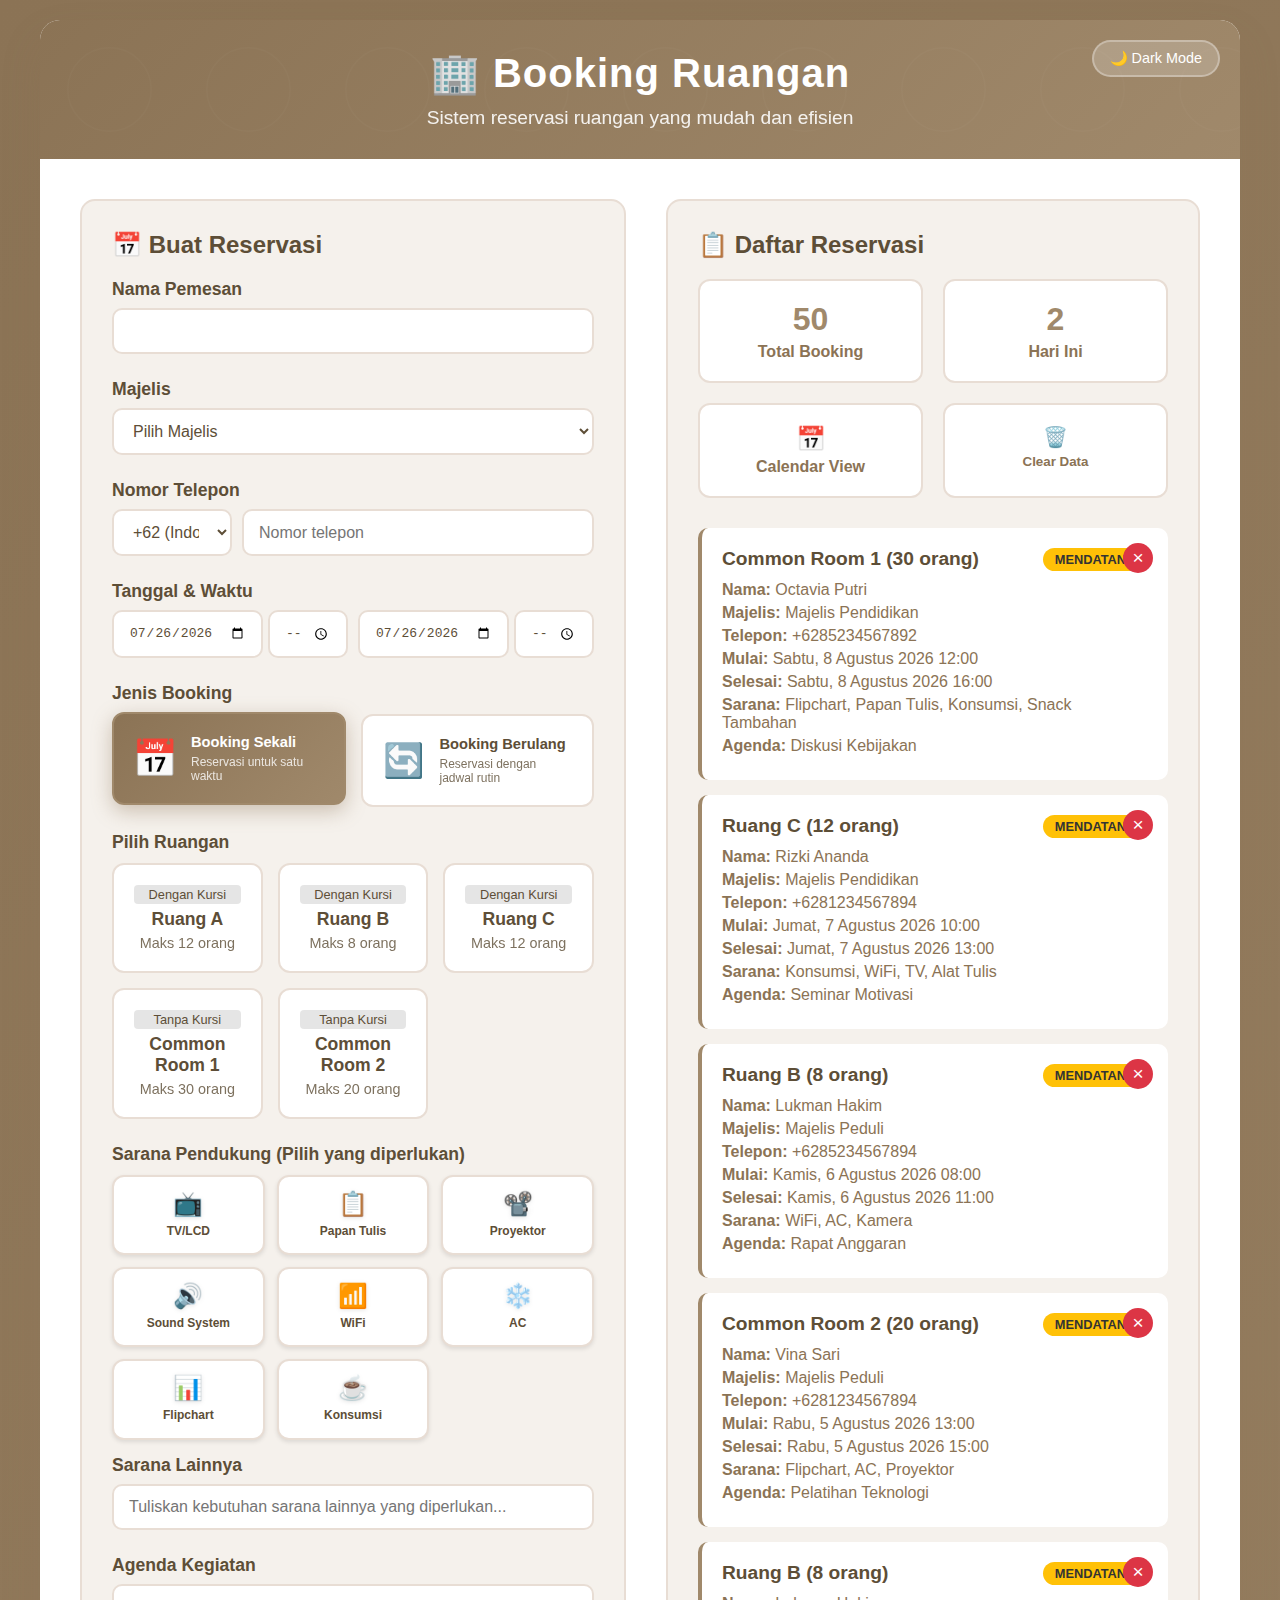
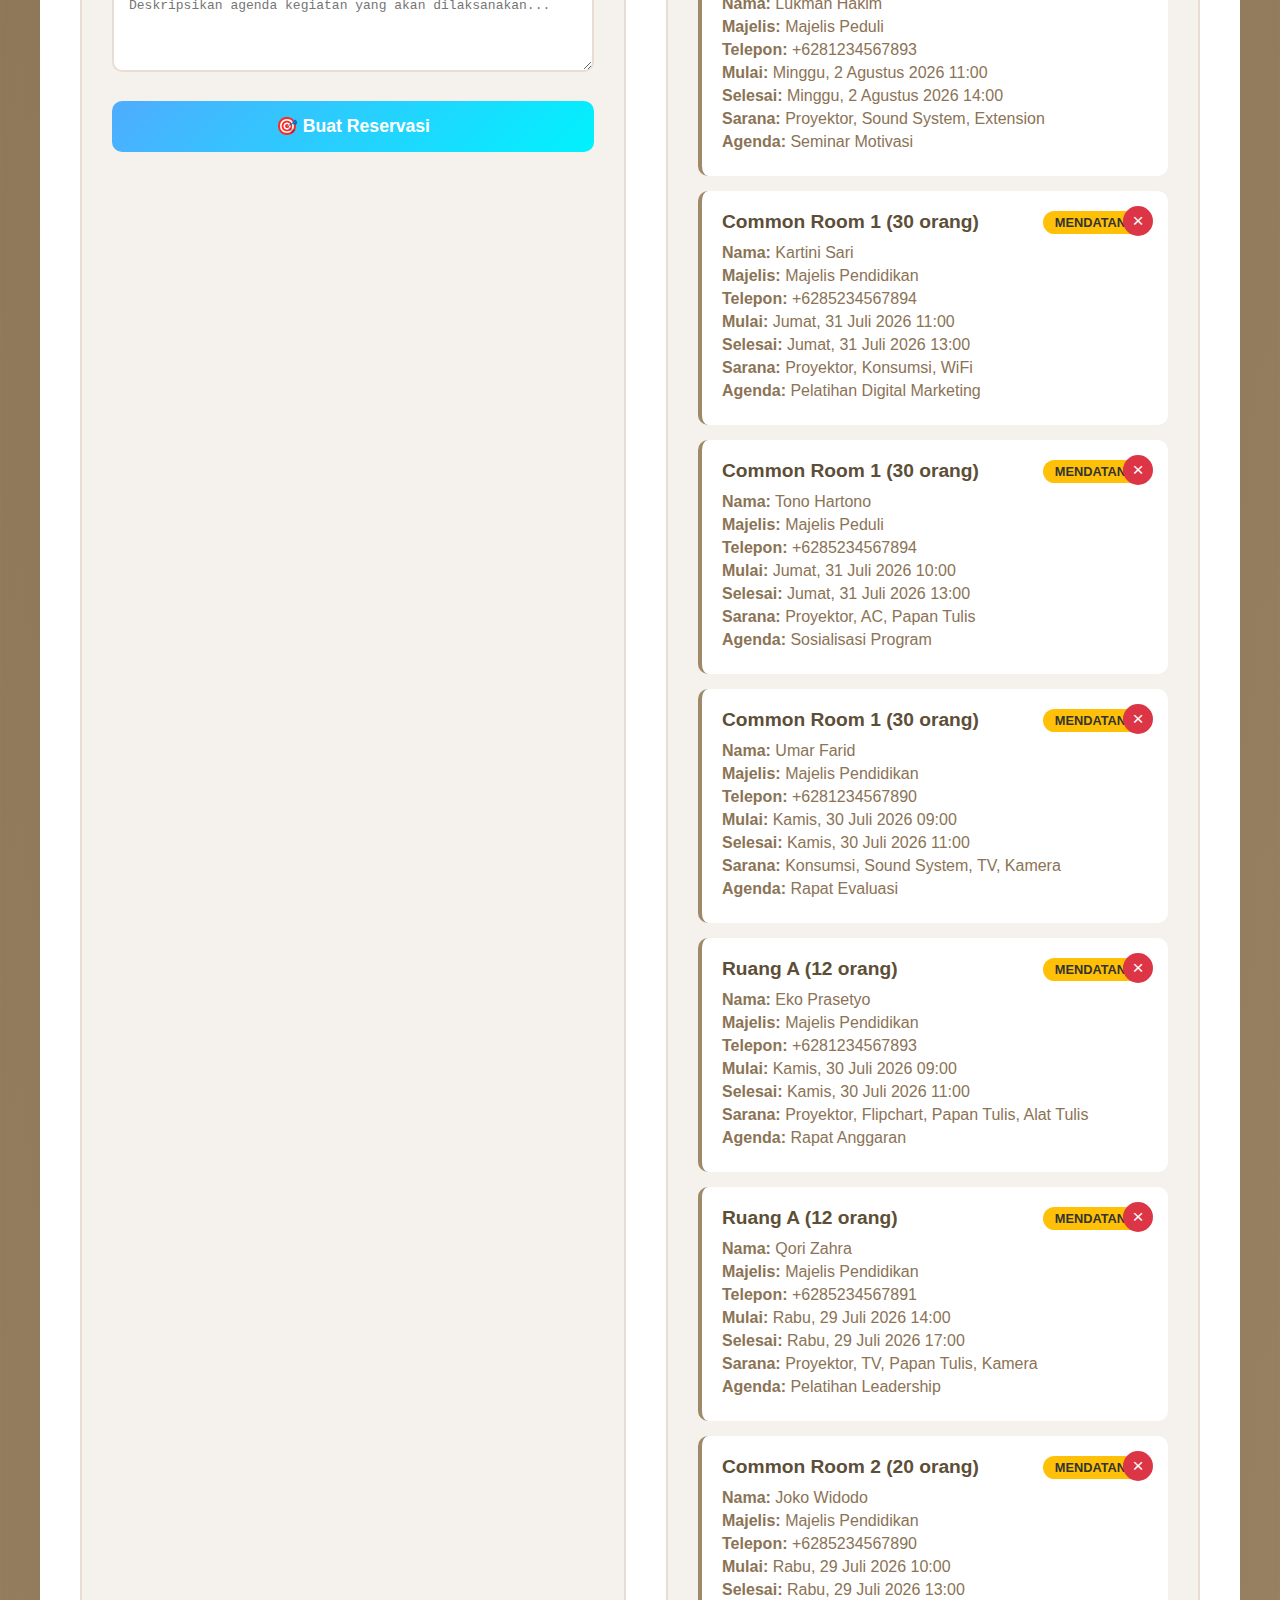
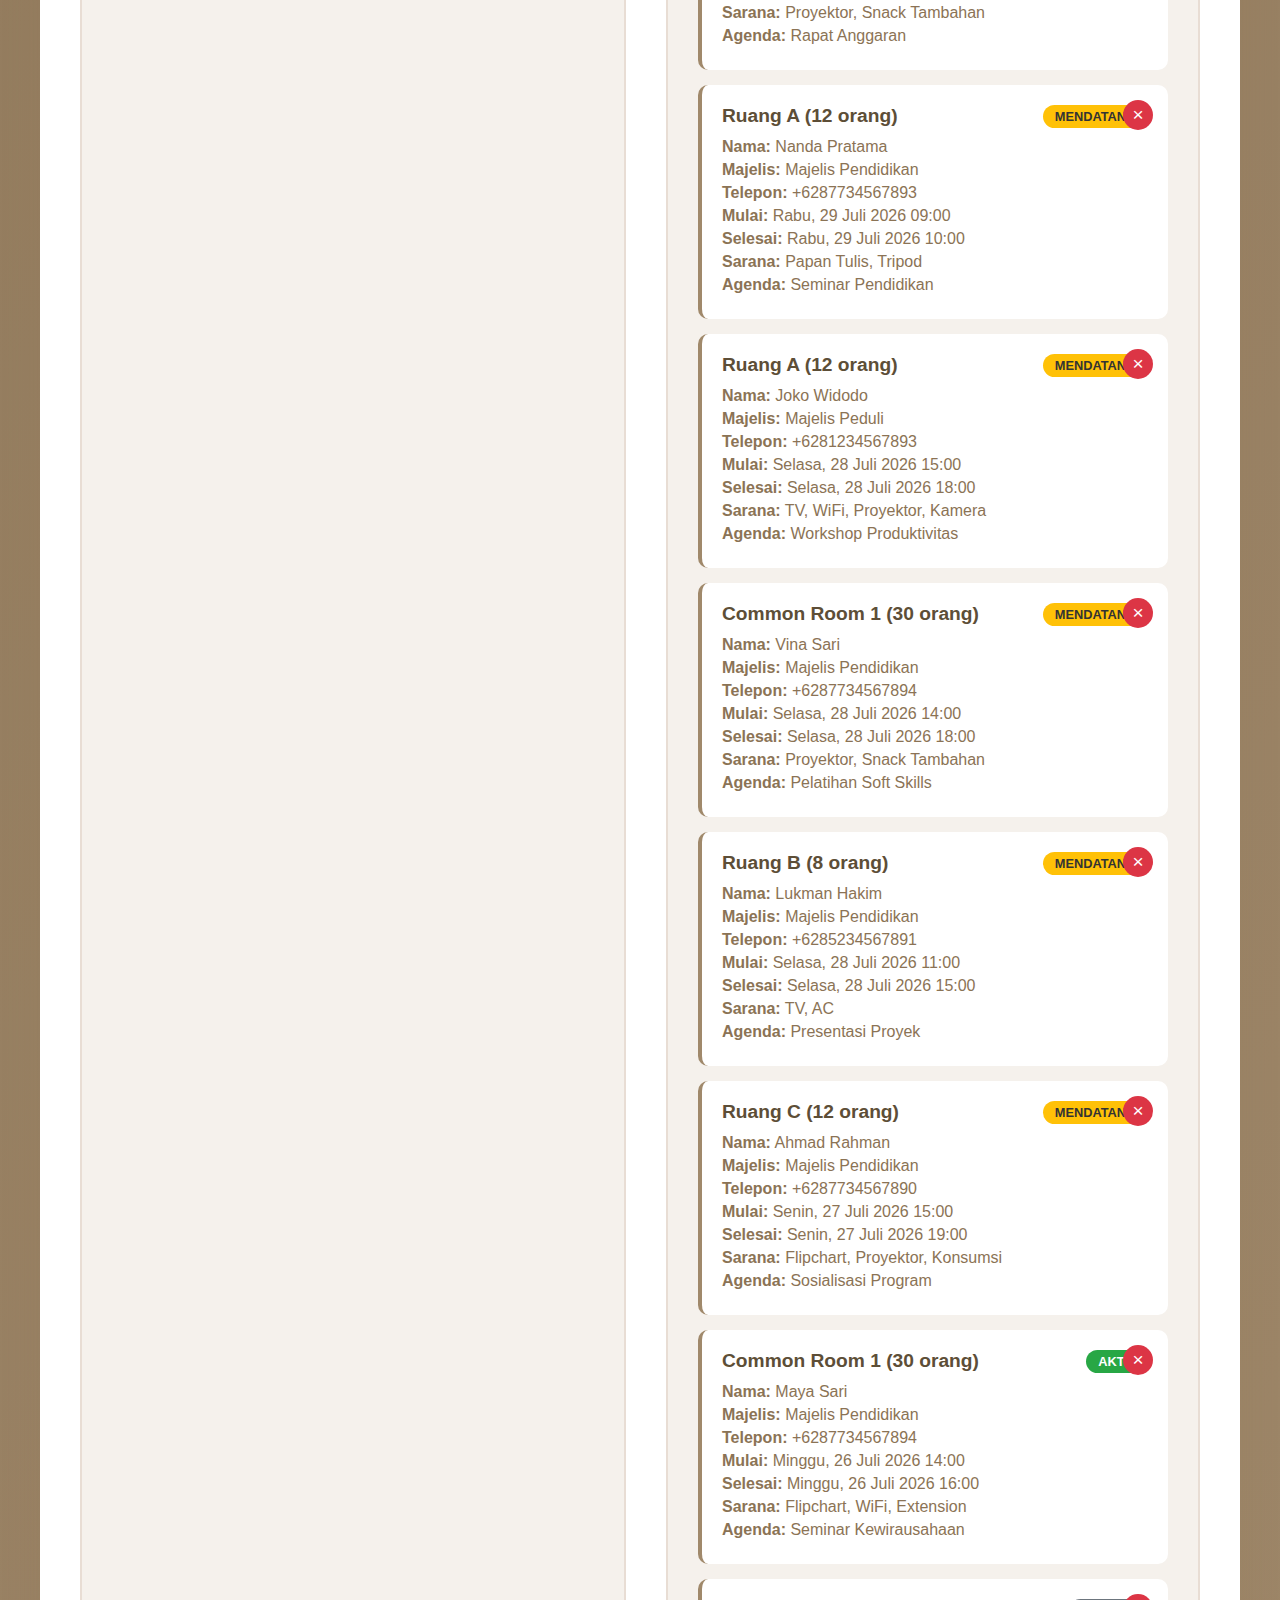
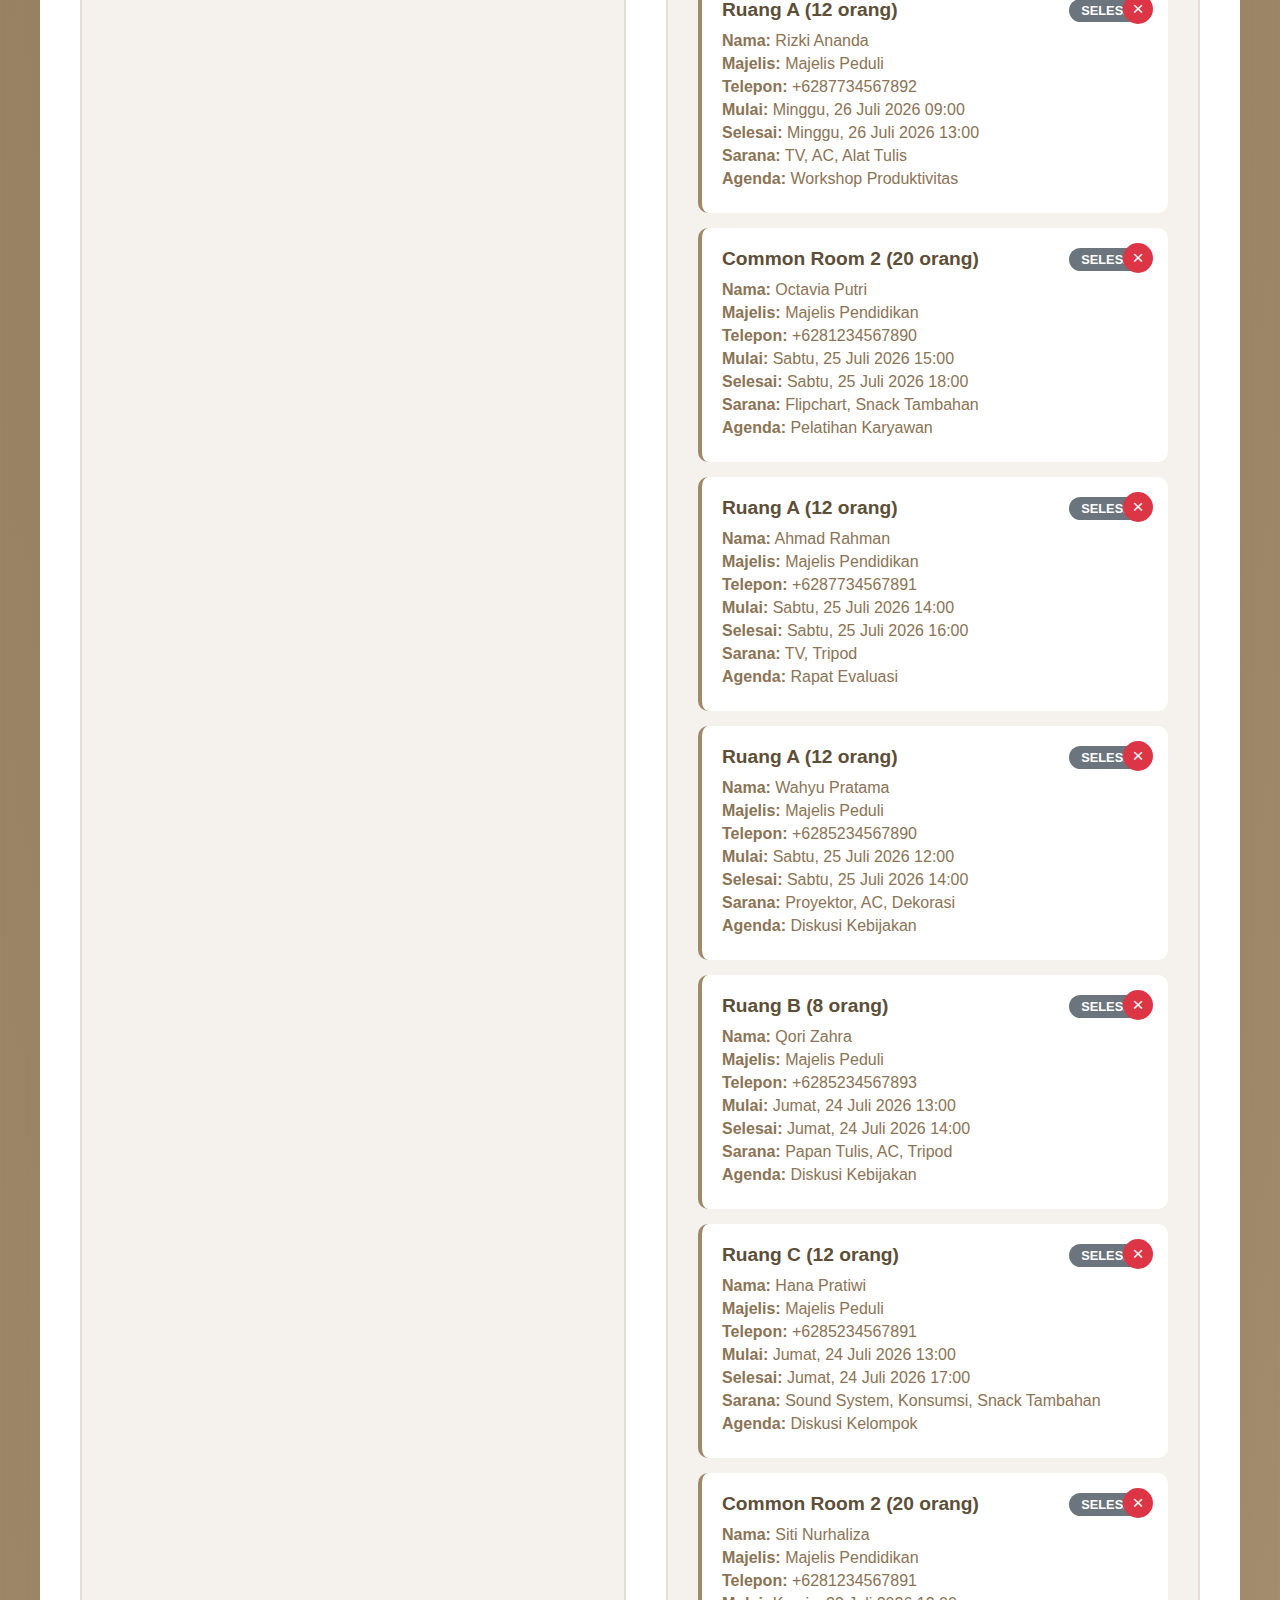
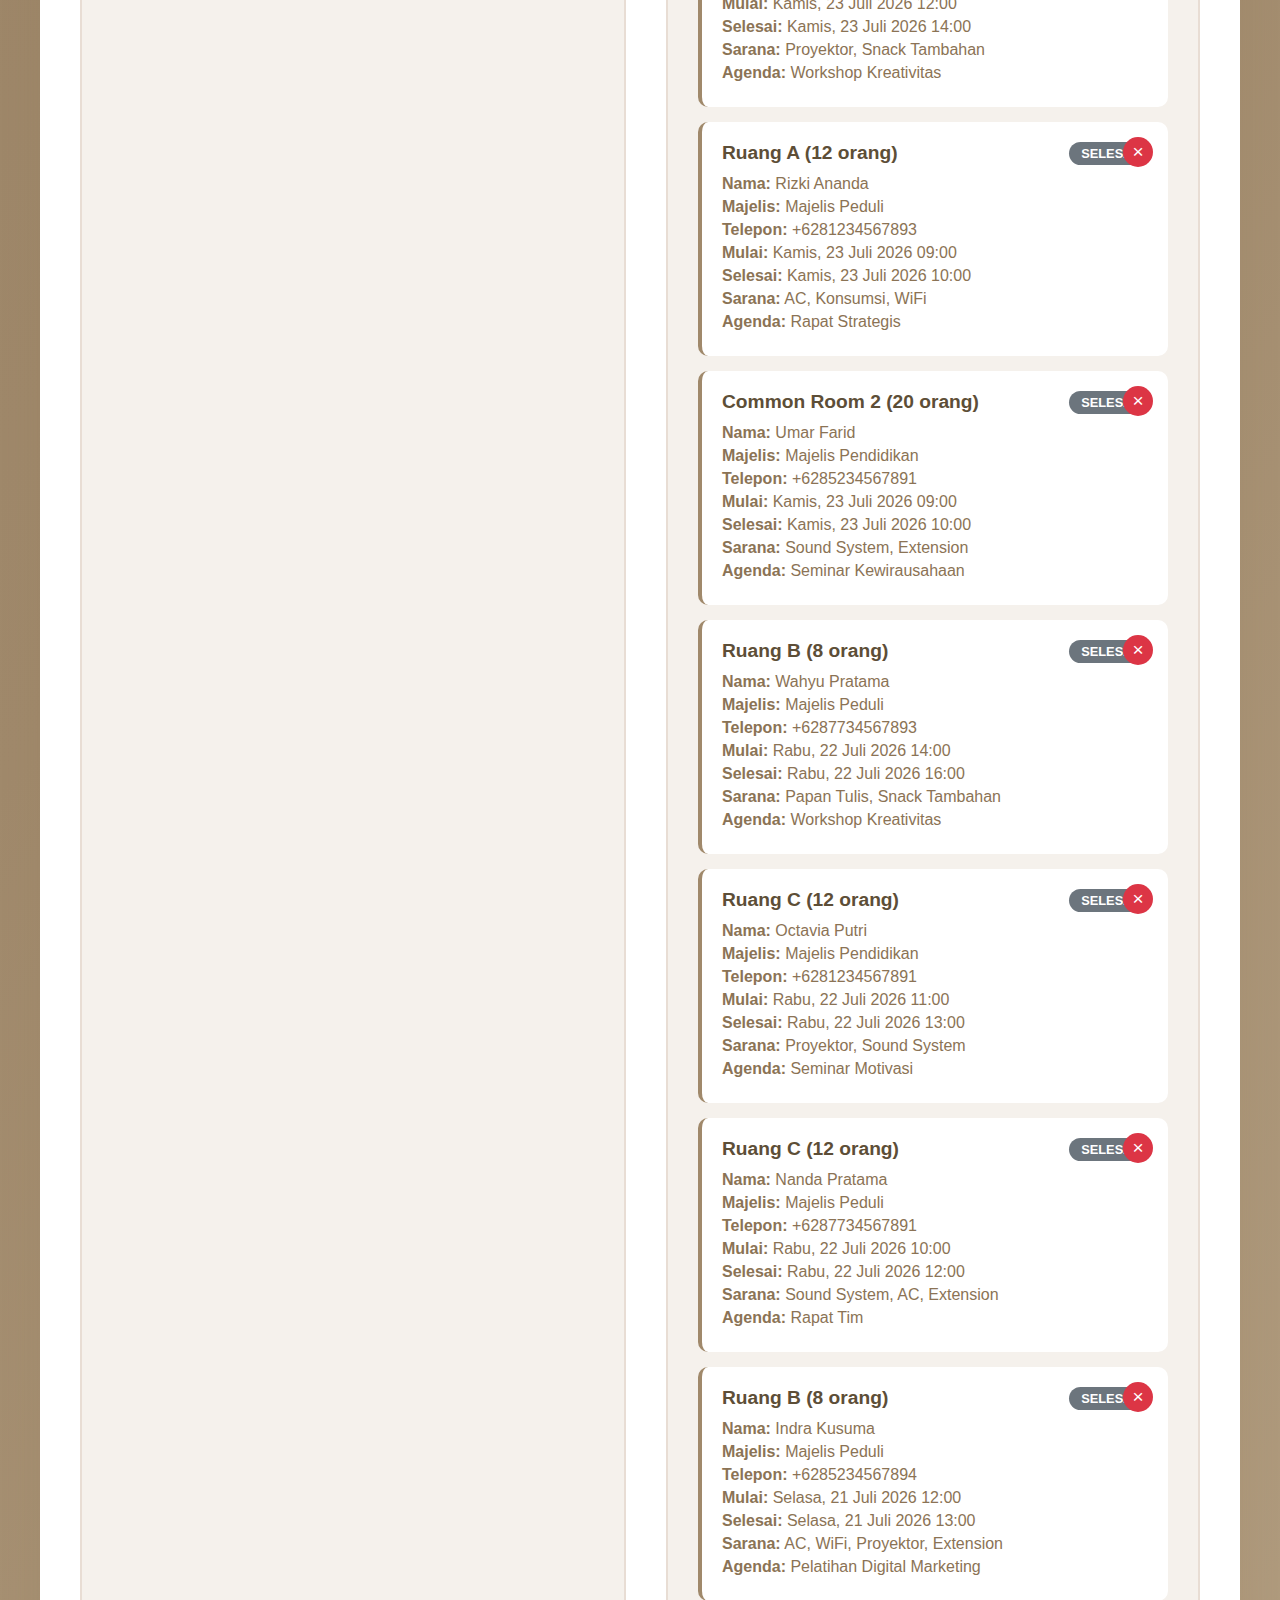
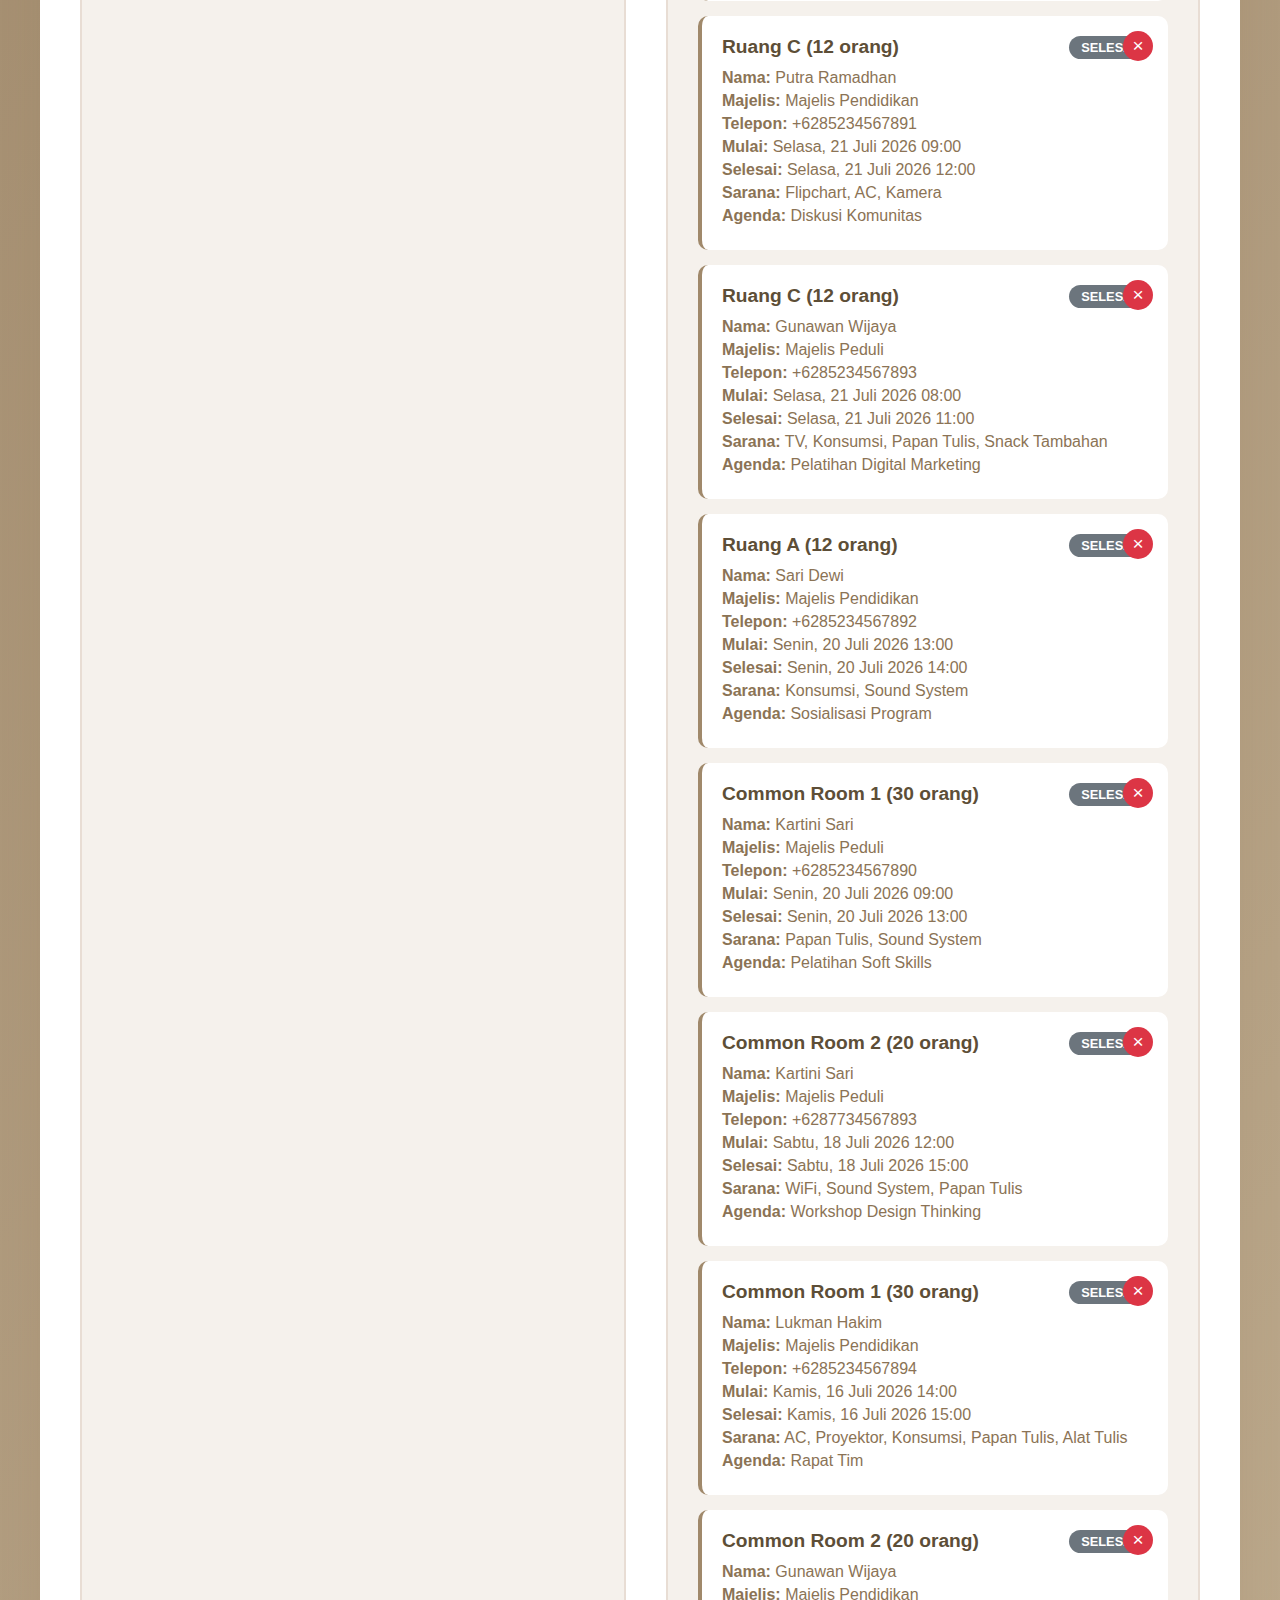
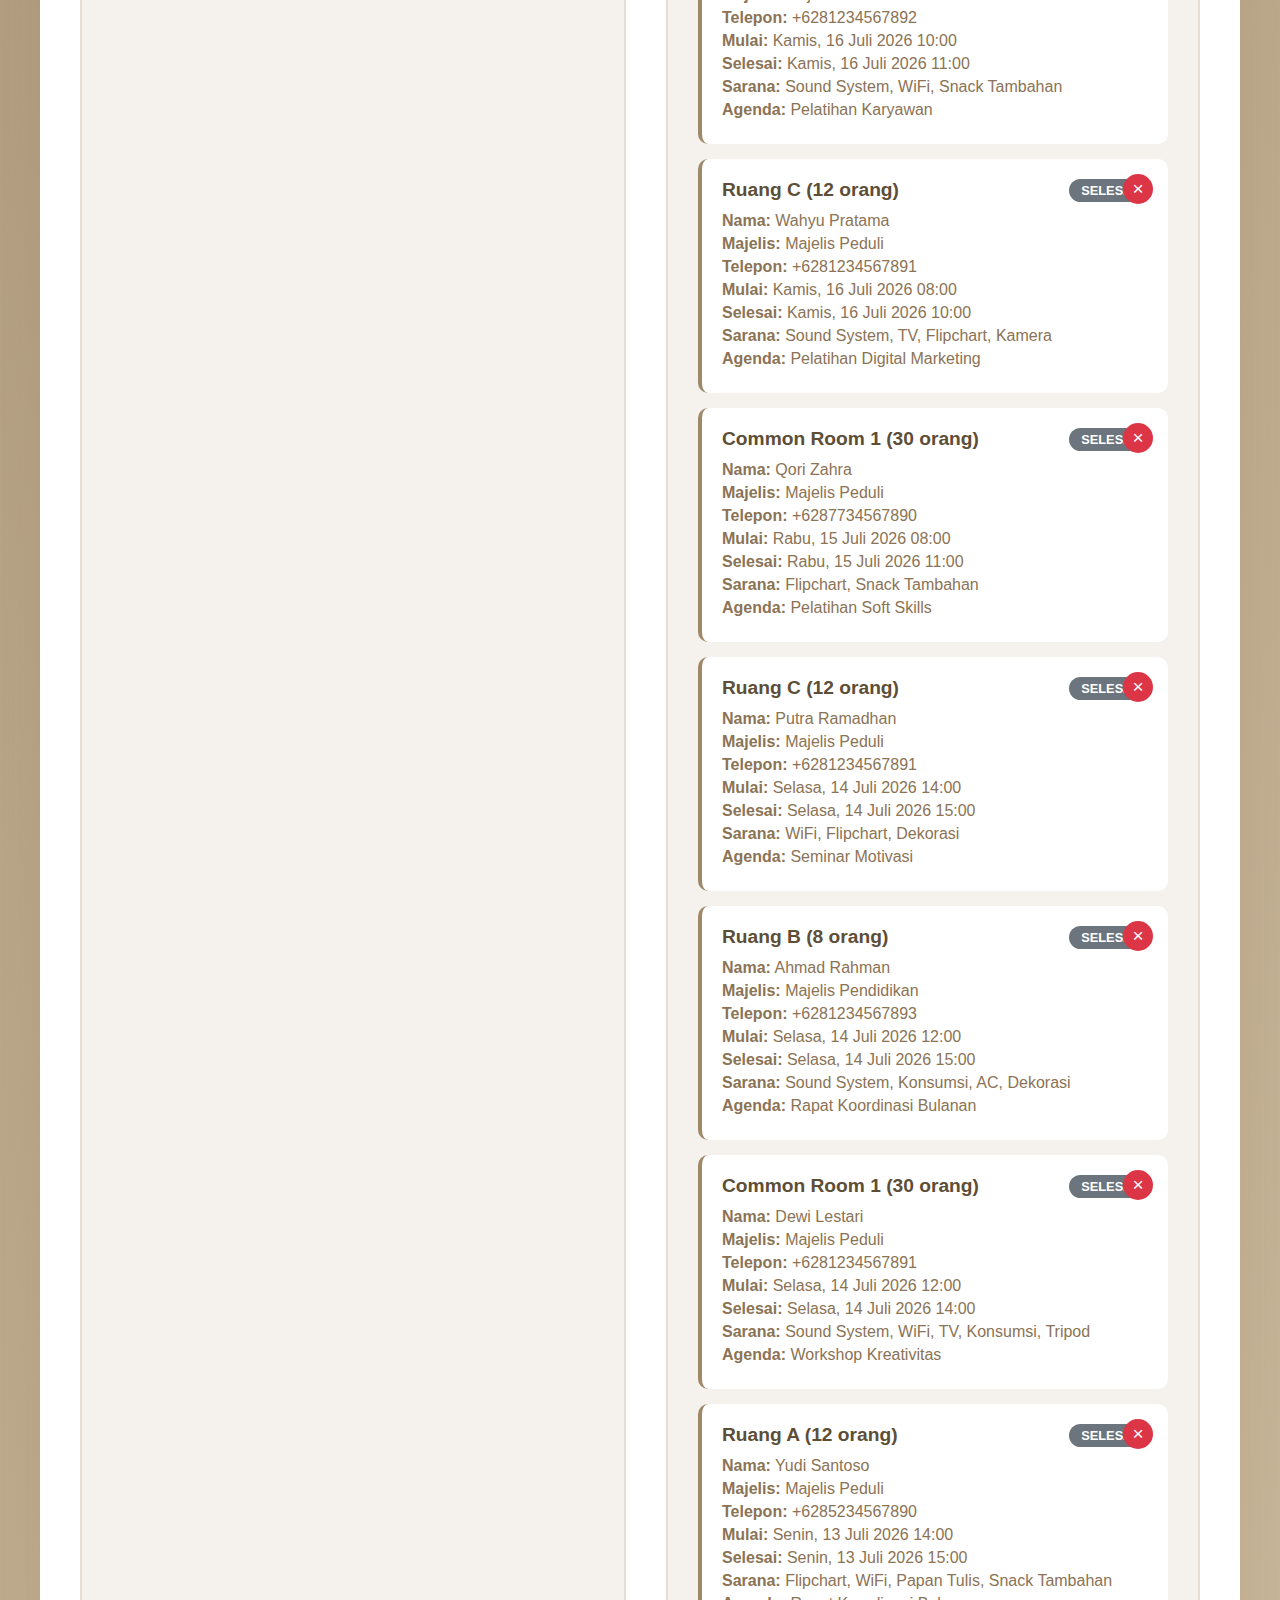
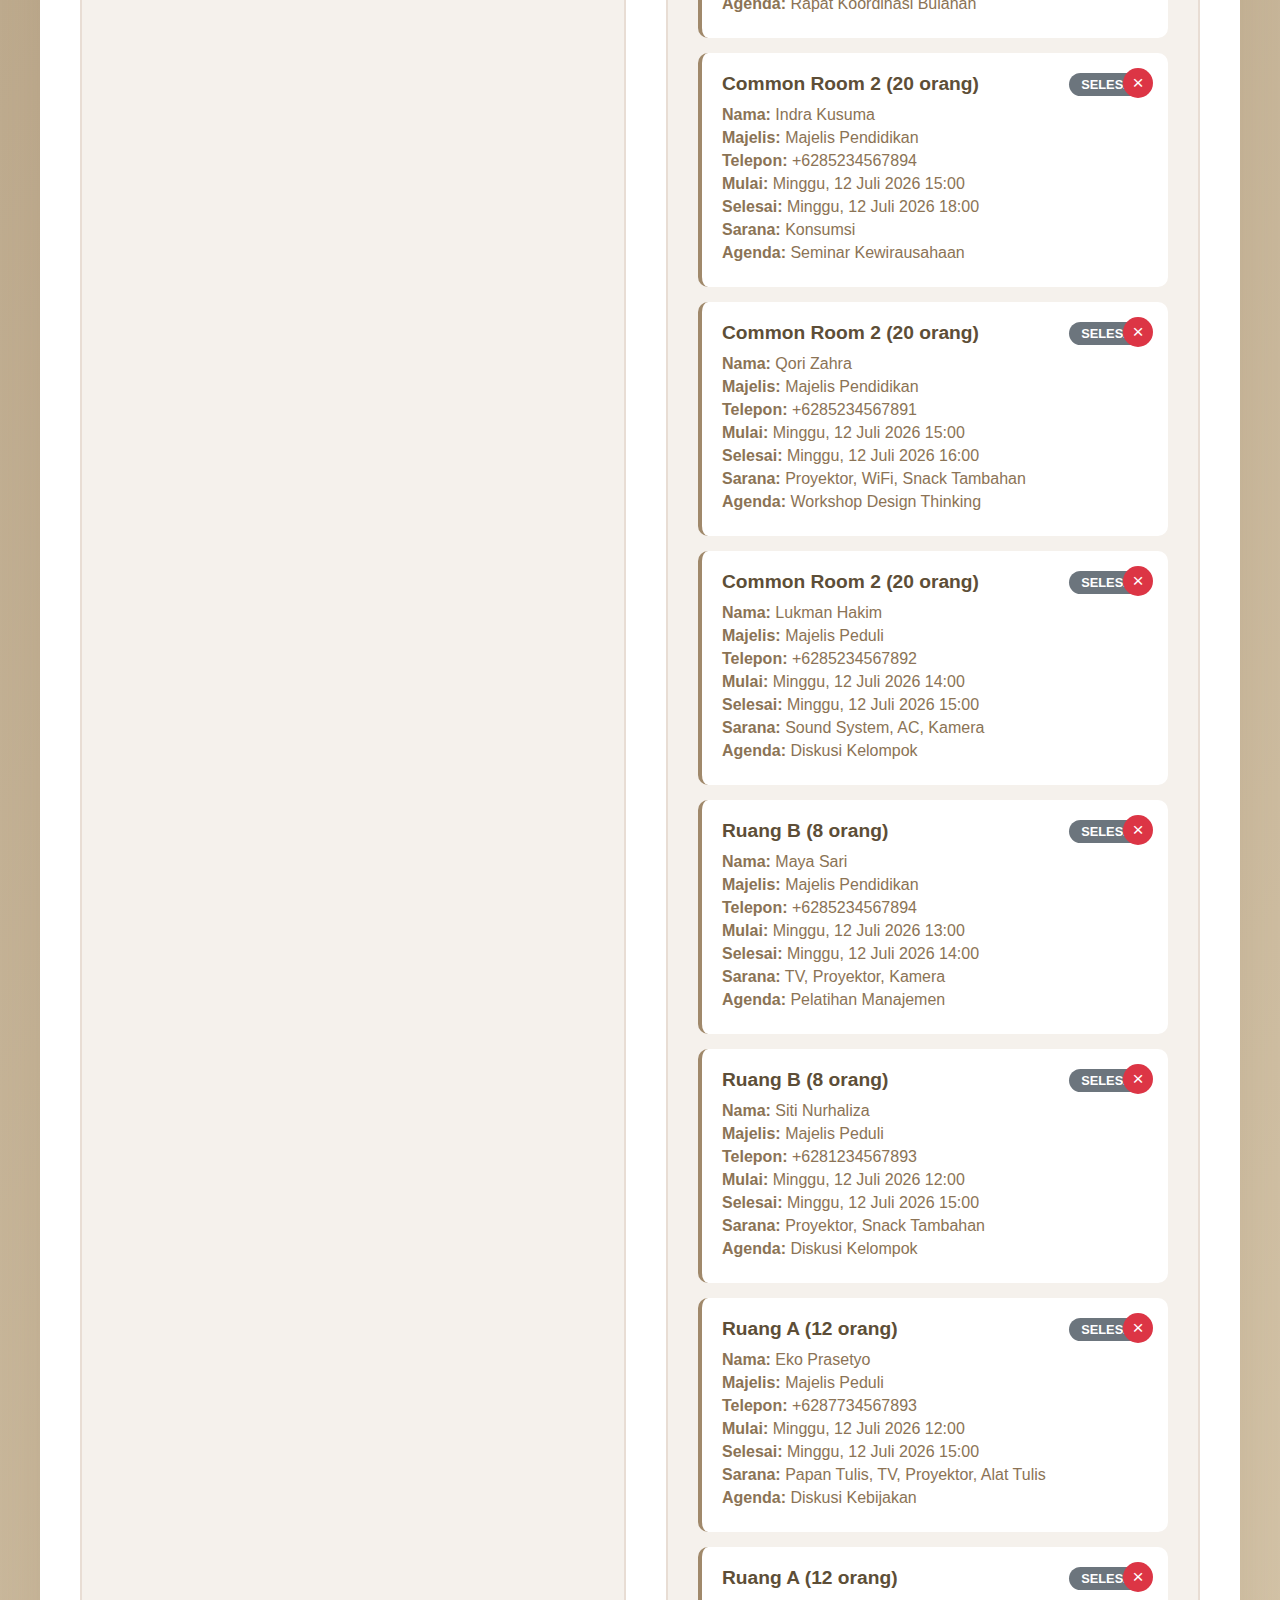
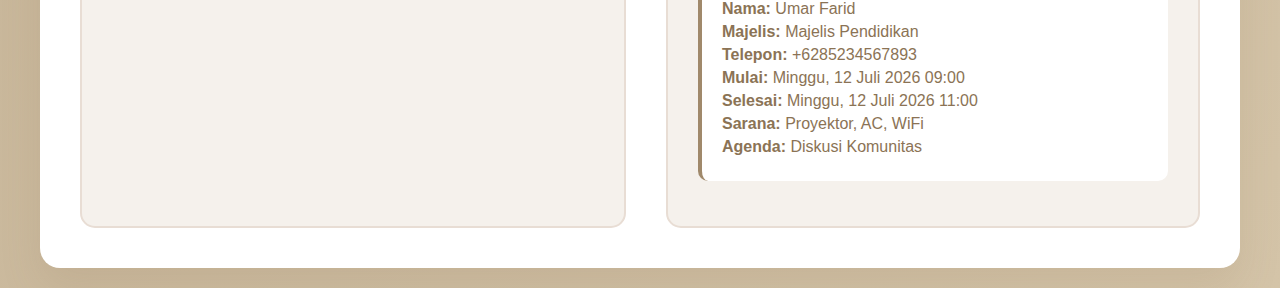
<file: index.html>
<!DOCTYPE html>
<html lang="id">
<head>
  <meta charset="UTF-8" />
  <meta name="viewport" content="width=device-width, initial-scale=1.0" />
  <title>Booking Ruangan</title>
  <style>
    :root {
      /* Light mode colors */
      --bg-gradient: linear-gradient(
        135deg,
        #8b7355 0%,
        #a0896b 50%,
        #d4c4a8 100%
      );
      --container-bg: white;
      --header-gradient: linear-gradient(135deg, #8b7355 0%, #a0896b 100%);
      --form-bg: #f5f1ec;
      --form-border: #e8ddd4;
      --text-primary: #5d4e37;
      --text-secondary: #8b7355;
      --card-bg: white;
      --card-border: #e8ddd4;
      --card-hover: #f5f1ec;
      --btn-gradient: linear-gradient(135deg, #8b7355 0%, #a0896b 100%);
      --btn-shadow: rgba(139, 115, 85, 0.4);
      --accent-color: #a0896b;
      --success-bg: #e8f5e8;
      --success-text: #2d5016;
      --error-bg: #f8e8e8;
      --error-text: #721c24;
      --shadow-color: rgba(139, 115, 85, 0.15);
    }

    [data-theme="dark"] {
      /* Dark mode colors */
      --bg-gradient: linear-gradient(
        135deg,
        #1a1a1a 0%,
        #2d2d2d 50%,
        #3a3a3a 100%
      );
      --container-bg: #2d2d2d;
      --header-gradient: linear-gradient(135deg, #1a1a1a 0%, #333333 100%);
      --form-bg: #3a3a3a;
      --form-border: #4a4a4a;
      --text-primary: #e0e0e0;
      --text-secondary: #b0b0b0;
      --card-bg: #404040;
      --card-border: #555555;
      --card-hover: #4a4a4a;
      --btn-gradient: linear-gradient(135deg, #555555 0%, #666666 100%);
      --btn-shadow: rgba(0, 0, 0, 0.4);
      --accent-color: #8b7355;
      --success-bg: #2d4a2d;
      --success-text: #90ee90;
      --error-bg: #4a2d2d;
      --error-text: #ff6b6b;
      --shadow-color: rgba(0, 0, 0, 0.3);
    }

    * {
      margin: 0;
      padding: 0;
      box-sizing: border-box;
    }

    body {
      font-family: "Segoe UI", Tahoma, Geneva, Verdana, sans-serif;
      background: var(--bg-gradient);
      min-height: 100vh;
      padding: 20px;
      transition: all 0.3s ease;
    }

    .container {
      max-width: 1200px;
      margin: 0 auto;
      background: var(--container-bg);
      border-radius: 20px;
      box-shadow: 0 20px 40px var(--shadow-color);
      overflow: hidden;
      animation: slideUp 0.8s ease-out;
      transition: all 0.3s ease;
    }

    @keyframes slideUp {
      from {
        opacity: 0;
        transform: translateY(30px);
      }
      to {
        opacity: 1;
        transform: translateY(0);
      }
    }

    .header {
      background: var(--header-gradient);
      color: white;
      padding: 30px;
      text-align: center;
      position: relative;
      overflow: hidden;
    }

    .header::before {
      content: "";
      position: absolute;
      top: 0;
      left: 0;
      right: 0;
      bottom: 0;
      background: url('data:image/svg+xml,<svg xmlns="http://www.w3.org/2000/svg" viewBox="0 0 100 100"><defs><pattern id="grain" patternUnits="userSpaceOnUse" width="100" height="100"><circle cx="50" cy="50" r="30" fill="none" stroke="rgba(255,255,255,0.1)" stroke-width="1"/></pattern></defs><rect width="100" height="100" fill="url(%23grain)"/></svg>');
      opacity: 0.2;
    }

    .theme-toggle {
      position: absolute;
      top: 20px;
      right: 20px;
      background: rgba(255, 255, 255, 0.2);
      border: 2px solid rgba(255, 255, 255, 0.3);
      border-radius: 50px;
      padding: 8px 16px;
      cursor: pointer;
      transition: all 0.3s ease;
      z-index: 10;
      color: white;
      font-size: 0.9em;
      font-weight: 500;
    }

    .theme-toggle:hover {
      background: rgba(255, 255, 255, 0.3);
      transform: scale(1.05);
    }

    .header h1 {
      font-size: 2.5em;
      margin-bottom: 10px;
      position: relative;
      z-index: 1;
      font-weight: 700;
      letter-spacing: 1px;
    }

    .header p {
      font-size: 1.2em;
      opacity: 0.9;
      position: relative;
      z-index: 1;
      font-weight: 300;
    }

    .main-content {
      display: grid;
      grid-template-columns: 1fr 1fr;
      gap: 40px;
      padding: 40px;
    }

    .booking-form {
      background: var(--form-bg);
      padding: 30px;
      border-radius: 15px;
      border: 2px solid var(--form-border);
      transition: all 0.3s ease;
    }

    .booking-form:hover {
      transform: translateY(-5px);
      box-shadow: 0 15px 30px var(--shadow-color);
    }

    .form-group {
      margin-bottom: 25px;
    }

    .form-group label {
      display: block;
      margin-bottom: 8px;
      font-weight: 600;
      color: var(--text-primary);
      font-size: 1.1em;
    }

    .form-group input,
    .form-group select,
    .form-group textarea {
      width: 100%;
      padding: 12px 15px;
      border: 2px solid var(--form-border);
      border-radius: 10px;
      font-size: 1em;
      transition: all 0.3s ease;
      background: var(--card-bg);
      color: var(--text-primary);
    }

    .form-group input:focus,
    .form-group select:focus,
    .form-group textarea:focus {
      outline: none;
      border-color: var(--accent-color);
      box-shadow: 0 0 0 3px rgba(160, 137, 107, 0.15);
      transform: translateY(-2px);
    }

    .phone-group {
      display: grid;
      grid-template-columns: 120px 1fr;
      gap: 10px;
    }

    .datetime-group {
      display: grid;
      grid-template-columns: 1fr 1fr;
      gap: 10px;
    }

    .datetime-input {
      display: grid;
      grid-template-columns: 1fr 80px;
      gap: 5px;
    }

    .room-grid {
      display: grid;
      grid-template-columns: repeat(auto-fit, minmax(150px, 1fr));
      gap: 15px;
      margin-top: 10px;
    }

    .room-card {
      background: var(--card-bg);
      border: 2px solid var(--card-border);
      border-radius: 12px;
      padding: 20px;
      text-align: center;
      cursor: pointer;
      transition: all 0.3s ease;
      position: relative;
      overflow: hidden;
      color: var(--text-primary);
    }

    .room-card::before {
      content: "";
      position: absolute;
      top: 0;
      left: -100%;
      width: 100%;
      height: 100%;
      background: linear-gradient(
        90deg,
        transparent,
        rgba(160, 137, 107, 0.1),
        transparent
      );
      transition: left 0.5s ease;
    }

    .room-card:hover::before {
      left: 100%;
    }

    .room-card:hover {
      transform: translateY(-5px);
      box-shadow: 0 10px 25px var(--shadow-color);
      border-color: var(--accent-color);
    }

    .room-card.selected {
      background: var(--btn-gradient);
      color: white;
      border-color: var(--accent-color);
      transform: scale(1.05);
    }

    .room-card h3 {
      font-size: 1.1em;
      margin-bottom: 5px;
    }

    .room-card p {
      font-size: 0.9em;
      opacity: 0.8;
    }

    .room-type {
      font-size: 0.8em;
      background: rgba(0, 0, 0, 0.1);
      padding: 2px 6px;
      border-radius: 4px;
      margin-bottom: 5px;
    }

    .sarana-grid {
      display: grid;
      grid-template-columns: repeat(auto-fit, minmax(150px, 1fr));
      gap: 12px;
      margin-top: 10px;
    }

    .sarana-btn {
      background: var(--card-bg);
      border: 2px solid var(--card-border);
      border-radius: 12px;
      padding: 15px 10px;
      cursor: pointer;
      transition: all 0.3s cubic-bezier(0.4, 0, 0.2, 1);
      display: flex;
      flex-direction: column;
      align-items: center;
      gap: 8px;
      position: relative;
      overflow: hidden;
      min-height: 80px;
      color: var(--text-primary);
      box-shadow: 0 2px 4px rgba(0, 0, 0, 0.1);
    }

    .sarana-btn::before {
      content: "";
      position: absolute;
      top: 0;
      left: -100%;
      width: 100%;
      height: 100%;
      background: linear-gradient(
        90deg,
        transparent,
        rgba(255, 255, 255, 0.2),
        transparent
      );
      transition: left 0.6s ease;
    }

    .sarana-btn:hover::before {
      left: 100%;
    }

    .sarana-btn:hover {
      transform: translateY(-2px);
      box-shadow: 0 4px 12px var(--shadow-color);
      border-color: var(--accent-color);
      background: var(--card-hover);
    }

    .sarana-btn.selected {
      background: var(--btn-gradient);
      color: white;
      border-color: var(--accent-color);
      transform: translateY(-3px);
      box-shadow: 0 6px 20px var(--btn-shadow);
      animation: pulseSelected 0.3s ease-out;
    }

    .sarana-btn.selected::after {
      content: "✓";
      position: absolute;
      top: 5px;
      right: 8px;
      font-size: 1em;
      font-weight: bold;
      color: white;
      background: rgba(255, 255, 255, 0.2);
      border-radius: 50%;
      width: 20px;
      height: 20px;
      display: flex;
      align-items: center;
      justify-content: center;
      animation: checkmarkAppear 0.3s ease-out;
    }

    @keyframes pulseSelected {
      0% { transform: translateY(-3px) scale(1); }
      50% { transform: translateY(-3px) scale(1.05); }
      100% { transform: translateY(-3px) scale(1); }
    }

    @keyframes checkmarkAppear {
      0% { opacity: 0; transform: scale(0); }
      50% { opacity: 1; transform: scale(1.2); }
      100% { opacity: 1; transform: scale(1); }
    }

    .sarana-btn.selected .sarana-icon {
      transform: scale(1.1);
      filter: drop-shadow(0 2px 4px rgba(0, 0, 0, 0.2));
    }

    .sarana-btn.selected .sarana-text {
      font-weight: 700;
      text-shadow: 0 1px 2px rgba(0, 0, 0, 0.1);
    }

    .sarana-btn.selected:hover {
      background: var(--btn-gradient);
      transform: translateY(-4px);
      box-shadow: 0 8px 25px var(--btn-shadow);
    }

    .sarana-btn:active {
      transform: translateY(-1px);
      transition: all 0.1s ease;
    }

    .sarana-btn.selected:active {
      transform: translateY(-2px);
      transition: all 0.1s ease;
    }

    .sarana-icon {
      font-size: 1.8em;
      transition: all 0.3s cubic-bezier(0.4, 0, 0.2, 1);
      line-height: 1;
      filter: drop-shadow(0 1px 2px rgba(0, 0, 0, 0.1));
    }

    .sarana-text {
      font-size: 0.9em;
      font-weight: 600;
      text-align: center;
      line-height: 1.2;
      transition: all 0.3s ease;
    }

    .booking-type-selector {
      display: grid;
      grid-template-columns: 1fr 1fr;
      gap: 15px;
      margin-top: 10px;
    }

    .booking-type-btn {
      background: var(--card-bg);
      border: 2px solid var(--card-border);
      border-radius: 12px;
      padding: 20px;
      cursor: pointer;
      transition: all 0.3s ease;
      text-align: left;
      display: flex;
      align-items: center;
      gap: 15px;
      position: relative;
      overflow: hidden;
      min-height: 80px;
      color: var(--text-primary);
    }

    .booking-type-btn::before {
      content: "";
      position: absolute;
      top: 0;
      left: -100%;
      width: 100%;
      height: 100%;
      background: linear-gradient(
        90deg,
        transparent,
        rgba(160, 137, 107, 0.1),
        transparent
      );
      transition: left 0.5s ease;
    }

    .booking-type-btn:hover::before {
      left: 100%;
    }

    .booking-type-btn:hover {
      transform: translateY(-3px);
      box-shadow: 0 8px 25px var(--shadow-color);
      border-color: var(--accent-color);
    }

    .booking-type-btn.active {
      background: var(--btn-gradient);
      color: white;
      border-color: var(--accent-color);
      transform: translateY(-2px);
      box-shadow: 0 6px 20px var(--btn-shadow);
    }

    .booking-type-btn.active .booking-type-icon {
      transform: scale(1.1);
    }

    .booking-type-icon {
      font-size: 2.5em;
      transition: transform 0.3s ease;
      flex-shrink: 0;
    }

    .booking-type-text {
      flex: 1;
    }

    .booking-type-text strong {
      display: block;
      font-size: 1.1em;
      margin-bottom: 5px;
      color: inherit;
    }

    .booking-type-text small {
      display: block;
      opacity: 0.8;
      font-size: 0.9em;
      color: inherit;
    }

    .recurring-header {
      border-bottom: 2px solid var(--form-border);
      padding-bottom: 15px;
      margin-bottom: 20px;
    }

    .recurring-header h3 {
      background: linear-gradient(135deg, var(--accent-color), var(--text-primary));
      -webkit-background-clip: text;
      -webkit-text-fill-color: transparent;
      background-clip: text;
      font-size: 1.3em;
    }

    .checkbox-group {
      display: grid;
      grid-template-columns: repeat(auto-fit, minmax(200px, 1fr));
      gap: 15px;
      margin-top: 10px;
    }

    .checkbox-item {
      display: flex;
      align-items: center;
      gap: 10px;
      padding: 10px;
      background: var(--card-bg);
      border: 2px solid var(--form-border);
      border-radius: 8px;
      cursor: pointer;
      transition: all 0.3s ease;
      color: var(--text-primary);
    }

    .checkbox-item:hover {
      background: var(--card-hover);
      border-color: var(--accent-color);
    }

    .checkbox-item input[type="checkbox"] {
      width: auto;
      margin: 0;
      cursor: pointer;
    }

    .checkbox-item label {
      cursor: pointer;
      margin: 0;
      font-weight: 500;
      flex: 1;
    }

    .checkbox-item.checked {
      background: var(--accent-color);
      color: white;
      border-color: var(--accent-color);
    }

    .btn {
      background: linear-gradient(135deg, #4facfe 0%, #00f2fe 100%);
      color: white;
      border: none;
      padding: 15px 30px;
      border-radius: 10px;
      font-size: 1.1em;
      font-weight: 600;
      cursor: pointer;
      transition: all 0.3s ease;
      width: 100%;
      position: relative;
      overflow: hidden;
    }

    .btn::before {
      content: "";
      position: absolute;
      top: 0;
      left: -100%;
      width: 100%;
      height: 100%;
      background: linear-gradient(
        90deg,
        transparent,
        rgba(255, 255, 255, 0.2),
        transparent
      );
      transition: left 0.5s ease;
    }

    .btn:hover::before {
      left: 100%;
    }

    .btn:hover {
      transform: translateY(-3px);
      box-shadow: 0 10px 25px rgba(79, 172, 254, 0.4);
    }

    .btn:active {
      transform: translateY(-1px);
    }

    .bookings-list {
      background: var(--form-bg);
      padding: 30px;
      border-radius: 15px;
      border: 2px solid var(--form-border);
      overflow-y: auto;
    }

    .booking-item {
      background: var(--card-bg);
      padding: 20px;
      border-radius: 10px;
      margin-bottom: 15px;
      border-left: 4px solid var(--accent-color);
      transition: all 0.3s ease;
      position: relative;
      color: var(--text-primary);
    }

    .booking-item:hover {
      transform: translateX(5px);
      box-shadow: 0 5px 15px var(--shadow-color);
    }

    .booking-item h4 {
      color: var(--text-primary);
      margin-bottom: 10px;
      font-size: 1.2em;
    }

    .booking-item p {
      margin-bottom: 5px;
      color: var(--text-secondary);
    }

    .booking-item .delete-btn {
      position: absolute;
      top: 15px;
      right: 15px;
      background: #dc3545;
      color: white;
      border: none;
      width: 30px;
      height: 30px;
      border-radius: 50%;
      cursor: pointer;
      font-size: 1.2em;
      transition: all 0.3s ease;
    }

    .booking-item .delete-btn:hover {
      background: #c82333;
      transform: scale(1.1);
    }

    .status-badge {
      display: inline-block;
      padding: 4px 12px;
      border-radius: 20px;
      font-size: 0.8em;
      font-weight: 600;
      text-transform: uppercase;
    }

    .status-active {
      background: #28a745;
      color: white;
    }

    .status-upcoming {
      background: #ffc107;
      color: #333;
    }

    .status-past {
      background: #6c757d;
      color: white;
    }

    .stats {
      display: grid;
      grid-template-columns: repeat(auto-fit, minmax(150px, 1fr));
      gap: 20px;
      margin-bottom: 30px;
    }

    .stat-card {
      background: var(--card-bg);
      padding: 20px;
      border-radius: 12px;
      text-align: center;
      border: 2px solid var(--card-border);
      transition: all 0.3s ease;
    }

    .stat-card:hover {
      transform: translateY(-5px);
      box-shadow: 0 10px 25px var(--shadow-color);
    }

    .stat-card h3 {
      font-size: 2em;
      color: var(--accent-color);
      margin-bottom: 5px;
    }

    .stat-card p {
      color: var(--text-secondary);
      font-weight: 600;
    }

    .popup-overlay {
      position: fixed;
      top: 0;
      left: 0;
      width: 100%;
      height: 100%;
      background: rgba(0, 0, 0, 0.6);
      display: flex;
      justify-content: center;
      align-items: center;
      z-index: 1000;
      opacity: 0;
      visibility: hidden;
      transition: all 0.3s ease;
      backdrop-filter: blur(5px);
    }

    .popup-overlay.show {
      opacity: 1;
      visibility: visible;
    }

    .popup-modal {
      background: var(--container-bg);
      border-radius: 15px;
      padding: 30px;
      max-width: 400px;
      width: 90%;
      max-height: 90vh;
      overflow-y: auto;
      box-shadow: 0 25px 50px rgba(0, 0, 0, 0.3);
      transform: scale(0.7) translateY(-20px);
      transition: all 0.3s ease;
      text-align: center;
      position: relative;
    }

    .popup-overlay.show .popup-modal {
      transform: scale(1) translateY(0);
    }

    .popup-icon {
      font-size: 3em;
      margin-bottom: 15px;
      display: block;
    }

    .popup-icon.success {
      color: #28a745;
    }

    .popup-icon.error {
      color: #dc3545;
    }

    .popup-title {
      font-size: 1.5em;
      font-weight: 700;
      margin-bottom: 10px;
      color: var(--text-primary);
    }

    .popup-message {
      font-size: 1.1em;
      margin-bottom: 25px;
      color: var(--text-secondary);
      line-height: 1.5;
    }

    .popup-button {
      background: var(--btn-gradient);
      color: white;
      border: none;
      padding: 12px 30px;
      border-radius: 25px;
      font-size: 1em;
      font-weight: 600;
      cursor: pointer;
      transition: all 0.3s ease;
      min-width: 120px;
    }

    .popup-button:hover {
      transform: translateY(-2px);
      box-shadow: 0 5px 15px rgba(139, 115, 85, 0.3);
    }

    .popup-button.error {
      background: linear-gradient(135deg, #dc3545 0%, #c82333 100%);
    }

    .popup-button.error:hover {
      box-shadow: 0 5px 15px rgba(220, 53, 69, 0.3);
    }

    .popup-close {
      position: absolute;
      top: 15px;
      right: 15px;
      background: none;
      border: none;
      font-size: 1.5em;
      color: var(--text-secondary);
      cursor: pointer;
      width: 30px;
      height: 30px;
      border-radius: 50%;
      display: flex;
      align-items: center;
      justify-content: center;
      transition: all 0.3s ease;
    }

    .popup-close:hover {
      background: rgba(0, 0, 0, 0.1);
      color: var(--text-primary);
    }

    @media (max-width: 768px) {
      .main-content {
        grid-template-columns: 1fr;
        gap: 30px;
        padding: 20px;
      }

      .header h1 {
        font-size: 2em;
      }

      .room-grid {
        grid-template-columns: repeat(auto-fit, minmax(120px, 1fr));
      }

      .sarana-grid {
        grid-template-columns: repeat(auto-fit, minmax(120px, 1fr));
        gap: 10px;
      }

      .sarana-btn {
        padding: 12px 8px;
        min-height: 70px;
      }

      .sarana-icon {
        font-size: 1.5em;
      }

      .sarana-text {
        font-size: 0.8em;
      }

      .sarana-btn.selected::after {
        width: 18px;
        height: 18px;
        font-size: 0.9em;
        top: 4px;
        right: 6px;
      }

      .phone-group {
        grid-template-columns: 100px 1fr;
      }

      .datetime-group {
        grid-template-columns: 1fr;
      }

      .booking-type-selector {
        grid-template-columns: 1fr;
        gap: 10px;
      }

      .booking-type-btn {
        padding: 15px;
        min-height: 70px;
      }

      .booking-type-icon {
        font-size: 2em;
      }

      .booking-type-text strong {
        font-size: 1em;
      }
    }
  </style>
</head>
<body>
  <div class="container">
    <div class="header">
      <button class="theme-toggle" onclick="toggleTheme()">
        <span id="theme-text">🌙 Dark Mode</span>
      </button>
      <h1>🏢 Booking Ruangan</h1>
      <p>Sistem reservasi ruangan yang mudah dan efisien</p>
    </div>

    <div class="main-content">
      <div class="booking-form">
        <h2 style="color: var(--text-primary); margin-bottom: 20px; font-weight: 600;">
          📅 Buat Reservasi
        </h2>
        <div id="alert-container"></div>

        <form id="bookingForm">
          <div class="form-group">
            <label for="nama">Nama Pemesan</label>
            <input type="text" id="nama" name="nama" required />
          </div>

          <div class="form-group">
            <label for="majelis">Majelis</label>
            <select id="majelis" name="majelis" required>
              <option value="">Pilih Majelis</option>
              <option value="majelis-pendidikan">Majelis Pendidikan</option>
              <option value="majelis-peduli">Majelis Peduli</option>
            </select>
          </div>

          <div class="form-group">
            <label>Nomor Telepon</label>
            <div class="phone-group">
              <select id="countryCode" name="countryCode" required>
                <option value="+62">+62 (Indonesia)</option>
                <option value="+1">+1 (US/CA)</option>
                <option value="+44">+44 (UK)</option>
                <option value="+91">+91 (India)</option>
              </select>
              <input type="tel" id="phone" name="phone" placeholder="Nomor telepon" required />
            </div>
          </div>

          <div class="form-group" id="datetimeSection">
            <label>Tanggal & Waktu</label>
            <div class="datetime-group">
              <div class="datetime-input">
                <input type="date" id="tanggalMulai" name="tanggalMulai" required />
                <input type="time" id="waktuMulai" name="waktuMulai" required />
              </div>
              <div class="datetime-input">
                <input type="date" id="tanggalSelesai" name="tanggalSelesai" required />
                <input type="time" id="waktuSelesai" name="waktuSelesai" required />
              </div>
            </div>
          </div>

          <div class="form-group">
            <label>Jenis Booking</label>
            <div class="booking-type-selector">
              <button type="button" id="singleBookingBtn" class="booking-type-btn active">
                <div class="booking-type-icon">📅</div>
                <div class="booking-type-text">
                  <strong>Booking Sekali</strong>
                  <small>Reservasi untuk satu waktu</small>
                </div>
              </button>
              <button type="button" id="recurringBookingBtn" class="booking-type-btn">
                <div class="booking-type-icon">🔄</div>
                <div class="booking-type-text">
                  <strong>Booking Berulang</strong>
                  <small>Reservasi dengan jadwal rutin</small>
                </div>
              </button>
            </div>
            <input type="hidden" id="isRecurring" name="isRecurring" value="off" />
          </div>

          <div class="form-group">
            <label>Pilih Ruangan</label>
            <div class="room-grid">
              <div class="room-card" data-room="ruang-a">
                <div class="room-type">Dengan Kursi</div>
                <h3>Ruang A</h3>
                <p>Maks 12 orang</p>
              </div>
              <div class="room-card" data-room="ruang-b">
                <div class="room-type">Dengan Kursi</div>
                <h3>Ruang B</h3>
                <p>Maks 8 orang</p>
              </div>
              <div class="room-card" data-room="ruang-c">
                <div class="room-type">Dengan Kursi</div>
                <h3>Ruang C</h3>
                <p>Maks 12 orang</p>
              </div>
              <div class="room-card" data-room="common-1">
                <div class="room-type">Tanpa Kursi</div>
                <h3>Common Room 1</h3>
                <p>Maks 30 orang</p>
              </div>
              <div class="room-card" data-room="common-2">
                <div class="room-type">Tanpa Kursi</div>
                <h3>Common Room 2</h3>
                <p>Maks 20 orang</p>
              </div>
            </div>
          </div>

          <div class="form-group">
            <label>Sarana Pendukung (Pilih yang diperlukan)</label>
            <div class="sarana-grid">
              <button type="button" class="sarana-btn" data-value="TV">
                <span class="sarana-icon">📺</span>
                <span class="sarana-text">TV/LCD</span>
              </button>
              <button type="button" class="sarana-btn" data-value="Papan Tulis">
                <span class="sarana-icon">📋</span>
                <span class="sarana-text">Papan Tulis</span>
              </button>
              <button type="button" class="sarana-btn" data-value="Proyektor">
                <span class="sarana-icon">📽️</span>
                <span class="sarana-text">Proyektor</span>
              </button>
              <button type="button" class="sarana-btn" data-value="Sound System">
                <span class="sarana-icon">🔊</span>
                <span class="sarana-text">Sound System</span>
              </button>
              <button type="button" class="sarana-btn" data-value="WiFi">
                <span class="sarana-icon">📶</span>
                <span class="sarana-text">WiFi</span>
              </button>
              <button type="button" class="sarana-btn" data-value="AC">
                <span class="sarana-icon">❄️</span>
                <span class="sarana-text">AC</span>
              </button>
              <button type="button" class="sarana-btn" data-value="Flipchart">
                <span class="sarana-icon">📊</span>
                <span class="sarana-text">Flipchart</span>
              </button>
              <button type="button" class="sarana-btn" data-value="Konsumsi">
                <span class="sarana-icon">☕</span>
                <span class="sarana-text">Konsumsi</span>
              </button>
            </div>
            
            <div class="form-group" style="margin-top: 15px">
              <label for="sarana-lainnya">Sarana Lainnya</label>
              <input type="text" id="sarana-lainnya" name="sarana-lainnya" placeholder="Tuliskan kebutuhan sarana lainnya yang diperlukan..." />
            </div>
          </div>

          <div class="form-group">
            <label for="agenda">Agenda Kegiatan</label>
            <textarea id="agenda" name="agenda" rows="4" placeholder="Deskripsikan agenda kegiatan yang akan dilaksanakan..." required></textarea>
          </div>

          <button type="submit" class="btn">🎯 Buat Reservasi</button>
        </form>
      </div>

      <div class="bookings-list">
        <h2 style="color: var(--text-primary); margin-bottom: 20px; font-weight: 600;">
          📋 Daftar Reservasi
        </h2>

        <div class="stats">
          <div class="stat-card">
            <h3 id="totalBookings">0</h3>
            <p>Total Booking</p>
          </div>
          <div class="stat-card">
            <h3 id="todayBookings">0</h3>
            <p>Hari Ini</p>
          </div>
          <div class="stat-card">
            <a href="calendar.html" style="text-decoration: none; color: inherit;">
              <h3 style="font-size: 1.5em;">📅</h3>
              <p>Calendar View</p>
            </a>
          </div>
          <div class="stat-card">
            <button onclick="clearAllData()" style="background: none; border: none; color: inherit; cursor: pointer; width: 100%;">
              <h3 style="font-size: 1.5em; color: #dc3545;">🗑️</h3>
              <p>Clear Data</p>
            </button>
          </div>
        </div>

        <div id="bookingsList"></div>
      </div>
    </div>
  </div>

  <script>
    // Global variables
    let bookings = [];
    let selectedRoom = "";
    let selectedSarana = [];

    // Generate dummy data
    function generateDummyData() {
      const today = new Date();
      const dummyBookings = [];
      
      // Generate bookings for the next 30 days
      for (let i = 0; i < 50; i++) {
        const randomDays = Math.floor(Math.random() * 30) - 15; // -15 to +15 days from today
        const bookingDate = new Date(today);
        bookingDate.setDate(bookingDate.getDate() + randomDays);
        
        const startHour = Math.floor(Math.random() * 8) + 8; // 8-15 (8 AM - 3 PM)
        const duration = Math.floor(Math.random() * 4) + 1; // 1-4 hours
        const endHour = startHour + duration;
        
        const names = [
          "Ahmad Rahman", "Siti Nurhaliza", "Budi Santoso", "Dewi Lestari", 
          "Eko Prasetyo", "Fitri Handayani", "Gunawan Wijaya", "Hana Pratiwi",
          "Indra Kusuma", "Joko Widodo", "Kartini Sari", "Lukman Hakim",
          "Maya Sari", "Nanda Pratama", "Octavia Putri", "Putra Ramadhan",
          "Qori Zahra", "Rizki Ananda", "Sari Dewi", "Tono Hartono",
          "Umar Farid", "Vina Sari", "Wahyu Pratama", "Xenia Putri", "Yudi Santoso"
        ];
        
        const agendas = [
          "Rapat Koordinasi Bulanan", "Pelatihan Karyawan", "Seminar Pendidikan",
          "Workshop Kreativitas", "Diskusi Kelompok", "Presentasi Proyek",
          "Rapat Evaluasi", "Pelatihan Teknologi", "Sosialisasi Program",
          "Rapat Anggaran", "Pelatihan Leadership", "Workshop Design Thinking",
          "Rapat Strategis", "Pelatihan Digital Marketing", "Seminar Kewirausahaan",
          "Diskusi Kebijakan", "Pelatihan Manajemen", "Workshop Inovasi",
          "Rapat Tim", "Pelatihan Soft Skills", "Seminar Motivasi",
          "Diskusi Komunitas", "Pelatihan Teknis", "Workshop Produktivitas"
        ];
        
        const roomIds = ["ruang-a", "ruang-b", "ruang-c", "common-1", "common-2"];
        const majelisIds = ["majelis-pendidikan", "majelis-peduli"];
        const approvalStatuses = ["pending", "approved"];
        const saranaOptions = ["TV", "Papan Tulis", "Proyektor", "Sound System", "WiFi", "AC", "Flipchart", "Konsumsi"];
        
        const randomSarana = [];
        const saranaCount = Math.floor(Math.random() * 4) + 1;
        for (let j = 0; j < saranaCount; j++) {
          const randomSaranaItem = saranaOptions[Math.floor(Math.random() * saranaOptions.length)];
          if (!randomSarana.includes(randomSaranaItem)) {
            randomSarana.push(randomSaranaItem);
          }
        }
        
        const saranaLainnyaOptions = ["", "Dekorasi", "Snack Tambahan", "Alat Tulis", "Kamera", "Tripod", "Extension", ""];
        
        const phoneNumbers = [
          "81234567890", "81234567891", "81234567892", "81234567893", "81234567894",
          "85234567890", "85234567891", "85234567892", "85234567893", "85234567894",
          "87734567890", "87734567891", "87734567892", "87734567893", "87734567894"
        ];
        
        dummyBookings.push({
          id: Date.now() + i,
          nama: names[Math.floor(Math.random() * names.length)],
          majelis: majelisIds[Math.floor(Math.random() * majelisIds.length)],
          phone: "+62" + phoneNumbers[Math.floor(Math.random() * phoneNumbers.length)],
          tanggalMulai: bookingDate.toISOString().split('T')[0],
          tanggalSelesai: bookingDate.toISOString().split('T')[0],
          waktuMulai: `${startHour.toString().padStart(2, '0')}:00`,
          waktuSelesai: `${endHour.toString().padStart(2, '0')}:00`,
          ruangan: roomIds[Math.floor(Math.random() * roomIds.length)],
          saranaPendukung: randomSarana,
          saranaLainnya: saranaLainnyaOptions[Math.floor(Math.random() * saranaLainnyaOptions.length)],
          agenda: agendas[Math.floor(Math.random() * agendas.length)],
          isRecurring: false,
          approvalStatus: approvalStatuses[Math.floor(Math.random() * approvalStatuses.length)],
          createdAt: new Date(Date.now() - Math.floor(Math.random() * 10) * 24 * 60 * 60 * 1000).toISOString(),
          ...(Math.random() > 0.7 && {
            approvedBy: "Admin " + ["Sistem", "Koordinator", "Manager"][Math.floor(Math.random() * 3)],
            approvedAt: new Date().toISOString()
          })
        });
      }
      
      return dummyBookings;
    }

    // Initialize app
    function initializeApp() {
      // Set default theme
      document.documentElement.setAttribute("data-theme", "light");
      
      // Set minimum date to today
      const today = new Date();
      const todayStr = today.toISOString().split("T")[0];
      document.getElementById("tanggalMulai").min = todayStr;
      document.getElementById("tanggalSelesai").min = todayStr;
      document.getElementById("tanggalMulai").value = todayStr;
      document.getElementById("tanggalSelesai").value = todayStr;

      // Generate dummy data if no existing data
      if (bookings.length === 0) {
        bookings = generateDummyData();
        saveBookings();
      }

      // Attach event listeners
      attachEventListeners();
      
      // Initial render
      renderBookings();
      updateStats();
    }

    // Theme toggle
    function toggleTheme() {
      const currentTheme = document.documentElement.getAttribute("data-theme");
      const newTheme = currentTheme === "dark" ? "light" : "dark";
      const themeText = document.getElementById("theme-text");

      document.documentElement.setAttribute("data-theme", newTheme);
      themeText.textContent = newTheme === "dark" ? "☀️ Light Mode" : "🌙 Dark Mode";
    }

    // Attach event listeners
    function attachEventListeners() {
      // Room selection
      const roomCards = document.querySelectorAll(".room-card");
      roomCards.forEach((card) => {
        card.addEventListener("click", function () {
          roomCards.forEach((c) => c.classList.remove("selected"));
          this.classList.add("selected");
          selectedRoom = this.dataset.room;
        });
      });

      // Sarana selection (multiple select)
      const saranaButtons = document.querySelectorAll(".sarana-btn");
      saranaButtons.forEach((btn) => {
        btn.addEventListener("click", function () {
          const value = this.dataset.value;
          
          if (this.classList.contains("selected")) {
            // Remove from selected
            this.classList.remove("selected");
            selectedSarana = selectedSarana.filter(s => s !== value);
          } else {
            // Add to selected
            this.classList.add("selected");
            selectedSarana.push(value);
          }
          
          console.log("Selected sarana:", selectedSarana);
        });
      });

      // Booking type selection
      const singleBookingBtn = document.getElementById("singleBookingBtn");
      const recurringBookingBtn = document.getElementById("recurringBookingBtn");

      singleBookingBtn.addEventListener("click", function() {
        singleBookingBtn.classList.add("active");
        recurringBookingBtn.classList.remove("active");
        document.getElementById("isRecurring").value = "off";
      });

      recurringBookingBtn.addEventListener("click", function() {
        recurringBookingBtn.classList.add("active");
        singleBookingBtn.classList.remove("active");
        document.getElementById("isRecurring").value = "on";
      });

      // Date validation
      document.getElementById("tanggalMulai").addEventListener("change", function () {
        const tanggalSelesai = document.getElementById("tanggalSelesai");
        tanggalSelesai.min = this.value;
        if (tanggalSelesai.value < this.value) {
          tanggalSelesai.value = this.value;
        }
      });

      // Form submission
      document.getElementById("bookingForm").addEventListener("submit", function (e) {
        e.preventDefault();
        handleFormSubmit();
      });
    }

    // Handle form submission
    function handleFormSubmit() {
      const formData = new FormData(document.getElementById("bookingForm"));
      
      // Validation
      if (!selectedRoom) {
        showPopup("Silakan pilih ruangan terlebih dahulu!", "error", "Ruangan Belum Dipilih");
        return;
      }

      // Check for time conflicts
      const tanggalMulai = formData.get("tanggalMulai");
      const tanggalSelesai = formData.get("tanggalSelesai");
      const waktuMulai = formData.get("waktuMulai");
      const waktuSelesai = formData.get("waktuSelesai");

      if (hasTimeConflict(selectedRoom, tanggalMulai, tanggalSelesai, waktuMulai, waktuSelesai)) {
        showPopup("Waktu yang dipilih bertabrakan dengan booking lain!", "error", "Konflik Waktu");
        return;
      }

      // Create booking object
      const booking = {
        id: Date.now(),
        nama: formData.get("nama"),
        majelis: formData.get("majelis"),
        phone: formData.get("countryCode") + formData.get("phone"),
        tanggalMulai: tanggalMulai,
        tanggalSelesai: tanggalSelesai,
        waktuMulai: waktuMulai,
        waktuSelesai: waktuSelesai,
        ruangan: selectedRoom,
        saranaPendukung: [...selectedSarana],
        saranaLainnya: formData.get("sarana-lainnya") || "",
        agenda: formData.get("agenda"),
        isRecurring: formData.get("isRecurring") === "on",
        approvalStatus: "pending",
        createdAt: new Date().toISOString()
      };

      // Add to bookings array
      bookings.push(booking);
      
      // Save to localStorage
      saveBookings();

      // Reset form
      document.getElementById("bookingForm").reset();
      selectedRoom = "";
      selectedSarana = [];
      
      // Reset UI
      document.querySelectorAll(".room-card").forEach(card => card.classList.remove("selected"));
      document.querySelectorAll(".sarana-btn").forEach(btn => btn.classList.remove("selected"));
      
      // Re-render
      renderBookings();
      updateStats();
      
      showPopup("Reservasi berhasil dibuat!", "success", "Berhasil!");
    }

    // Check for time conflicts
    function hasTimeConflict(room, startDate, endDate, startTime, endTime) {
      return bookings.some(booking => {
        if (booking.ruangan !== room) return false;
        
        const bookingStart = new Date(booking.tanggalMulai + "T" + booking.waktuMulai);
        const bookingEnd = new Date(booking.tanggalSelesai + "T" + booking.waktuSelesai);
        const newStart = new Date(startDate + "T" + startTime);
        const newEnd = new Date(endDate + "T" + endTime);
        
        return (newStart < bookingEnd && newEnd > bookingStart);
      });
    }

    // Get room name
    function getRoomName(roomId) {
      const roomNames = {
        "ruang-a": "Ruang A (12 orang)",
        "ruang-b": "Ruang B (8 orang)",
        "ruang-c": "Ruang C (12 orang)",
        "common-1": "Common Room 1 (30 orang)",
        "common-2": "Common Room 2 (20 orang)"
      };
      return roomNames[roomId] || roomId;
    }

    // Get majelis name
    function getMajelisName(majelisId) {
      const majelisNames = {
        "majelis-pendidikan": "Majelis Pendidikan",
        "majelis-peduli": "Majelis Peduli"
      };
      return majelisNames[majelisId] || majelisId;
    }

    // Format date
    function formatDate(dateString) {
      const date = new Date(dateString);
      return date.toLocaleDateString("id-ID", {
        weekday: "long",
        year: "numeric",
        month: "long",
        day: "numeric",
      });
    }

    // Get booking status
    function getBookingTimeStatus(date, time) {
      const bookingDateTime = new Date(date + "T" + time);
      const now = new Date();

      if (bookingDateTime < now) {
        return "past";
      } else if (bookingDateTime.toDateString() === now.toDateString()) {
        return "active";
      } else {
        return "upcoming";
      }
    }

    // Render bookings
    function renderBookings() {
      const bookingsList = document.getElementById("bookingsList");
      bookingsList.innerHTML = "";

      if (bookings.length === 0) {
        bookingsList.innerHTML = '<p style="text-align: center; color: #666; padding: 40px;">Belum ada reservasi yang dibuat</p>';
        return;
      }

      const sortedBookings = [...bookings].sort((a, b) => {
        const dateA = new Date(a.tanggalMulai + "T" + a.waktuMulai);
        const dateB = new Date(b.tanggalMulai + "T" + b.waktuMulai);
        return dateB - dateA;
      });

      sortedBookings.forEach((booking) => {
        const bookingEl = document.createElement("div");
        bookingEl.className = "booking-item";

        const roomName = getRoomName(booking.ruangan);
        const majelisName = getMajelisName(booking.majelis);
        const timeStatus = getBookingTimeStatus(booking.tanggalMulai, booking.waktuMulai);
        const timeStatusClass = `status-${timeStatus}`;
        const timeStatusText = timeStatus === "active" ? "Aktif" : timeStatus === "upcoming" ? "Mendatang" : "Selesai";

        const saranaPendukung = booking.saranaPendukung.length > 0 ? booking.saranaPendukung.join(", ") : "Tidak ada";
        const saranaLainnya = booking.saranaLainnya ? booking.saranaLainnya : "";
        const allSarana = saranaLainnya
          ? saranaPendukung === "Tidak ada"
            ? saranaLainnya
            : saranaPendukung + ", " + saranaLainnya
          : saranaPendukung;

        bookingEl.innerHTML = `
          <button class="delete-btn" onclick="deleteBooking(${booking.id})">×</button>
          <div style="display: flex; justify-content: space-between; align-items: flex-start; margin-bottom: 10px;">
            <h4 style="margin: 0; flex: 1;">${roomName}</h4>
            <span class="status-badge ${timeStatusClass}" style="margin-left: 10px;">${timeStatusText}</span>
          </div>
          <p><strong>Nama:</strong> ${booking.nama}</p>
          <p><strong>Majelis:</strong> ${majelisName}</p>
          <p><strong>Telepon:</strong> ${booking.phone}</p>
          <p><strong>Mulai:</strong> ${formatDate(booking.tanggalMulai)} ${booking.waktuMulai}</p>
          <p><strong>Selesai:</strong> ${formatDate(booking.tanggalSelesai)} ${booking.waktuSelesai}</p>
          <p><strong>Sarana:</strong> ${allSarana}</p>
          <p><strong>Agenda:</strong> ${booking.agenda}</p>
        `;

        bookingsList.appendChild(bookingEl);
      });
    }

    // Delete booking
    function deleteBooking(id) {
      showPopup(
        "Apakah Anda yakin ingin menghapus reservasi ini?",
        "error",
        "Konfirmasi Hapus"
      );
      
      const popup = document.querySelector('.popup-modal');
      const buttonContainer = popup.querySelector('.popup-button').parentElement;
      buttonContainer.innerHTML = `
        <div style="display: flex; gap: 10px; justify-content: center;">
          <button class="popup-button error" onclick="confirmDelete(${id})">
            Ya, Hapus
          </button>
          <button class="popup-button" onclick="closePopup()">
            Batal
          </button>
        </div>
      `;
    }

    // Confirm delete
    function confirmDelete(id) {
      bookings = bookings.filter((b) => b.id !== id);
      saveBookings();
      renderBookings();
      updateStats();
      closePopup();
      showPopup("Reservasi berhasil dihapus!", "success", "Dihapus!");
    }

    // Update stats
    function updateStats() {
      const total = bookings.length;
      const today = new Date().toDateString();
      const todayCount = bookings.filter((b) => {
        const bookingDate = new Date(b.tanggalMulai).toDateString();
        return bookingDate === today;
      }).length;

      document.getElementById("totalBookings").textContent = total;
      document.getElementById("todayBookings").textContent = todayCount;
    }

    // Show popup
    function showPopup(message, type = 'success', title = null) {
      const existingPopup = document.querySelector('.popup-overlay');
      if (existingPopup) {
        existingPopup.remove();
      }

      if (!title) {
        title = type === 'success' ? 'Berhasil!' : 'Oops!';
      }

      const overlay = document.createElement('div');
      overlay.className = 'popup-overlay';
      overlay.innerHTML = `
        <div class="popup-modal">
          <button class="popup-close" onclick="closePopup()">&times;</button>
          <div class="popup-icon ${type}">
            ${type === 'success' ? '✅' : '❌'}
          </div>
          <div class="popup-title">${title}</div>
          <div class="popup-message">${message}</div>
          <button class="popup-button ${type}" onclick="closePopup()">
            ${type === 'success' ? 'OK' : 'Tutup'}
          </button>
        </div>
      `;

      document.body.appendChild(overlay);

      setTimeout(() => {
        overlay.classList.add('show');
      }, 10);

      if (type === 'success') {
        setTimeout(() => {
          closePopup();
        }, 5000);
      }

      overlay.addEventListener('click', (e) => {
        if (e.target === overlay) {
          closePopup();
        }
      });

      const handleEscape = (e) => {
        if (e.key === 'Escape') {
          closePopup();
          document.removeEventListener('keydown', handleEscape);
        }
      };
      document.addEventListener('keydown', handleEscape);
    }

    // Close popup
    function closePopup() {
      const popup = document.querySelector('.popup-overlay');
      if (popup) {
        popup.classList.remove('show');
        setTimeout(() => {
          popup.remove();
        }, 300);
      }
    }

    // Clear all data
    function clearAllData() {
      showPopup(
        "Apakah Anda yakin ingin menghapus semua data booking? Tindakan ini tidak dapat dibatalkan.",
        "error",
        "Hapus Semua Data"
      );
      
      const popup = document.querySelector('.popup-modal');
      const buttonContainer = popup.querySelector('.popup-button').parentElement;
      buttonContainer.innerHTML = `
        <div style="display: flex; gap: 10px; justify-content: center;">
          <button class="popup-button error" onclick="confirmClearAll()">
            Ya, Hapus Semua
          </button>
          <button class="popup-button" onclick="closePopup()">
            Batal
          </button>
        </div>
      `;
    }

    // Confirm clear all data
    function confirmClearAll() {
      bookings = [];
      saveBookings();
      renderBookings();
      updateStats();
      closePopup();
      showPopup("Semua data booking berhasil dihapus!", "success", "Data Dihapus!");
    }

    // Save bookings to localStorage
    function saveBookings() {
      localStorage.setItem('bookings', JSON.stringify(bookings));
    }

    // Load bookings from localStorage
    function loadBookings() {
      const savedBookings = localStorage.getItem('bookings');
      if (savedBookings) {
        bookings = JSON.parse(savedBookings);
      }
    }

    // Initialize when DOM is loaded
    document.addEventListener("DOMContentLoaded", function() {
      loadBookings();
      initializeApp();
    });
  </script>
</body>
</html>
</file>
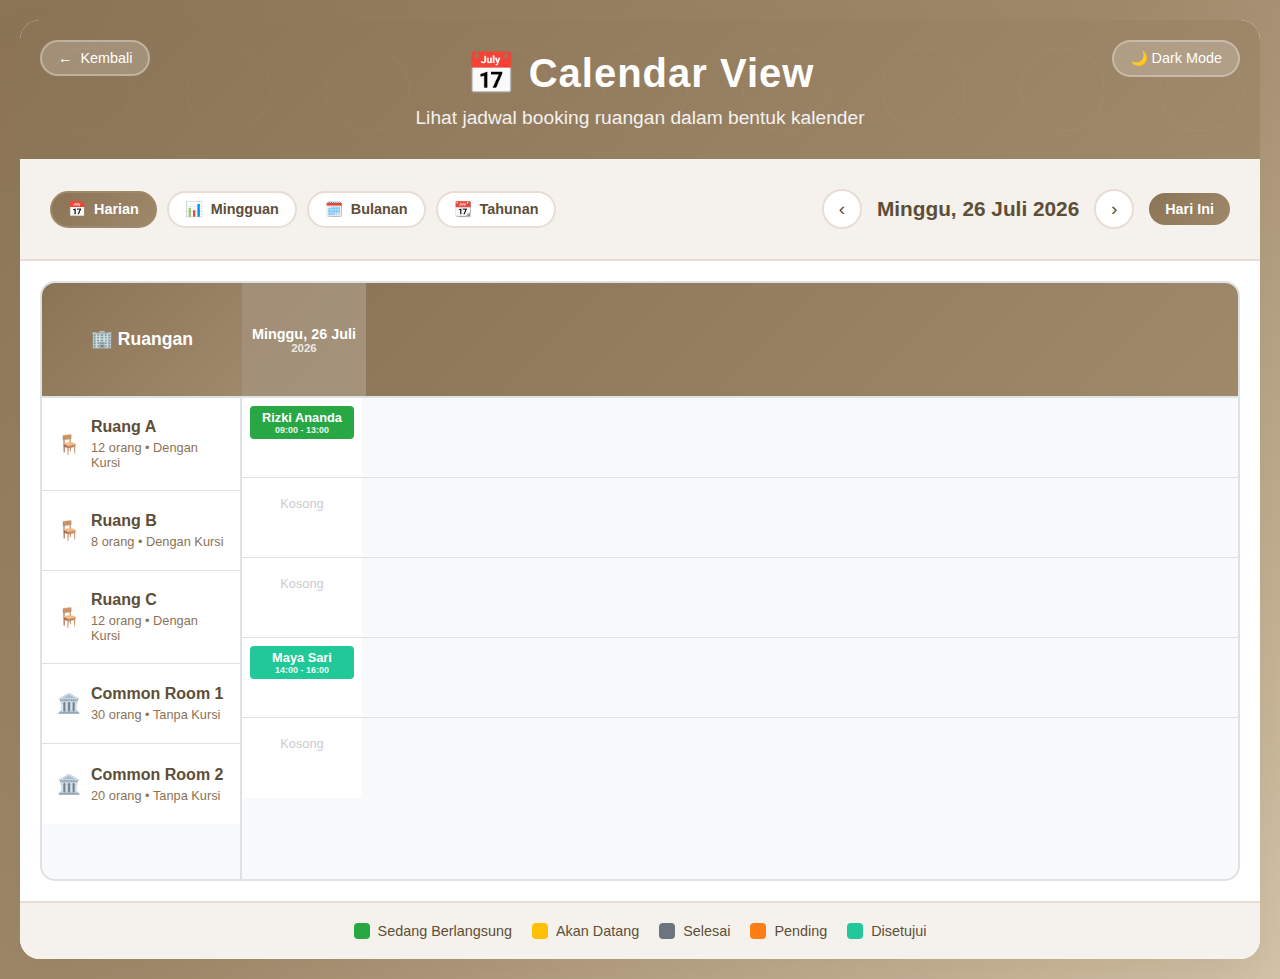
<file: calendar.html>
<!DOCTYPE html>
<html lang="id">
<head>
  <meta charset="UTF-8" />
  <meta name="viewport" content="width=device-width, initial-scale=1.0" />
  <title>Calendar View - Booking Ruangan</title>
  <style>
    :root {
      /* Light mode colors */
      --bg-gradient: linear-gradient(
        135deg,
        #8b7355 0%,
        #a0896b 50%,
        #d4c4a8 100%
      );
      --container-bg: white;
      --header-gradient: linear-gradient(135deg, #8b7355 0%, #a0896b 100%);
      --form-bg: #f5f1ec;
      --form-border: #e8ddd4;
      --text-primary: #5d4e37;
      --text-secondary: #8b7355;
      --card-bg: white;
      --card-border: #e8ddd4;
      --card-hover: #f5f1ec;
      --btn-gradient: linear-gradient(135deg, #8b7355 0%, #a0896b 100%);
      --btn-shadow: rgba(139, 115, 85, 0.4);
      --accent-color: #a0896b;
      --success-bg: #e8f5e8;
      --success-text: #2d5016;
      --error-bg: #f8e8e8;
      --error-text: #721c24;
      --shadow-color: rgba(139, 115, 85, 0.15);
      --calendar-grid: #f8f9fa;
      --calendar-border: #dee2e6;
      --booking-active: #28a745;
      --booking-upcoming: #ffc107;
      --booking-past: #6c757d;
      --booking-pending: #fd7e14;
      --booking-approved: #20c997;
    }

    [data-theme="dark"] {
      /* Dark mode colors */
      --bg-gradient: linear-gradient(
        135deg,
        #1a1a1a 0%,
        #2d2d2d 50%,
        #3a3a3a 100%
      );
      --container-bg: #2d2d2d;
      --header-gradient: linear-gradient(135deg, #1a1a1a 0%, #333333 100%);
      --form-bg: #3a3a3a;
      --form-border: #4a4a4a;
      --text-primary: #e0e0e0;
      --text-secondary: #b0b0b0;
      --card-bg: #404040;
      --card-border: #555555;
      --card-hover: #4a4a4a;
      --btn-gradient: linear-gradient(135deg, #555555 0%, #666666 100%);
      --btn-shadow: rgba(0, 0, 0, 0.4);
      --accent-color: #8b7355;
      --success-bg: #2d4a2d;
      --success-text: #90ee90;
      --error-bg: #4a2d2d;
      --error-text: #ff6b6b;
      --shadow-color: rgba(0, 0, 0, 0.3);
      --calendar-grid: #404040;
      --calendar-border: #555555;
      --booking-active: #28a745;
      --booking-upcoming: #ffc107;
      --booking-past: #6c757d;
      --booking-pending: #fd7e14;
      --booking-approved: #20c997;
    }

    * {
      margin: 0;
      padding: 0;
      box-sizing: border-box;
    }

    body {
      font-family: "Segoe UI", Tahoma, Geneva, Verdana, sans-serif;
      background: var(--bg-gradient);
      min-height: 100vh;
      padding: 20px;
      transition: all 0.3s ease;
    }

    .container {
      max-width: 1400px;
      margin: 0 auto;
      background: var(--container-bg);
      border-radius: 20px;
      box-shadow: 0 20px 40px var(--shadow-color);
      overflow: hidden;
      animation: slideUp 0.8s ease-out;
      transition: all 0.3s ease;
    }

    @keyframes slideUp {
      from {
        opacity: 0;
        transform: translateY(30px);
      }
      to {
        opacity: 1;
        transform: translateY(0);
      }
    }

    .header {
      background: var(--header-gradient);
      color: white;
      padding: 30px;
      text-align: center;
      position: relative;
      overflow: hidden;
    }

    .header::before {
      content: "";
      position: absolute;
      top: 0;
      left: 0;
      right: 0;
      bottom: 0;
      background: url('data:image/svg+xml,<svg xmlns="http://www.w3.org/2000/svg" viewBox="0 0 100 100"><defs><pattern id="grain" patternUnits="userSpaceOnUse" width="100" height="100"><circle cx="50" cy="50" r="30" fill="none" stroke="rgba(255,255,255,0.1)" stroke-width="1"/></pattern></defs><rect width="100" height="100" fill="url(%23grain)"/></svg>');
      opacity: 0.2;
    }

    .theme-toggle {
      position: absolute;
      top: 20px;
      right: 20px;
      background: rgba(255, 255, 255, 0.2);
      border: 2px solid rgba(255, 255, 255, 0.3);
      border-radius: 50px;
      padding: 8px 16px;
      cursor: pointer;
      transition: all 0.3s ease;
      z-index: 10;
      color: white;
      font-size: 0.9em;
      font-weight: 500;
    }

    .theme-toggle:hover {
      background: rgba(255, 255, 255, 0.3);
      transform: scale(1.05);
    }

    .back-btn {
      position: absolute;
      top: 20px;
      left: 20px;
      background: rgba(255, 255, 255, 0.2);
      border: 2px solid rgba(255, 255, 255, 0.3);
      border-radius: 50px;
      padding: 8px 16px;
      cursor: pointer;
      transition: all 0.3s ease;
      z-index: 10;
      color: white;
      font-size: 0.9em;
      font-weight: 500;
      text-decoration: none;
      display: flex;
      align-items: center;
      gap: 8px;
    }

    .back-btn:hover {
      background: rgba(255, 255, 255, 0.3);
      transform: scale(1.05);
    }

    .header h1 {
      font-size: 2.5em;
      margin-bottom: 10px;
      position: relative;
      z-index: 1;
      font-weight: 700;
      letter-spacing: 1px;
    }

    .header p {
      font-size: 1.2em;
      opacity: 0.9;
      position: relative;
      z-index: 1;
      font-weight: 300;
    }

    .controls {
      padding: 30px;
      background: var(--form-bg);
      border-bottom: 2px solid var(--form-border);
      display: flex;
      justify-content: space-between;
      align-items: center;
      flex-wrap: wrap;
      gap: 20px;
    }

    .view-controls {
      display: flex;
      gap: 10px;
      align-items: center;
    }

    .view-btn {
      background: var(--card-bg);
      border: 2px solid var(--card-border);
      border-radius: 25px;
      padding: 8px 16px;
      cursor: pointer;
      transition: all 0.3s ease;
      font-size: 0.9em;
      font-weight: 600;
      color: var(--text-primary);
      text-decoration: none;
      display: flex;
      align-items: center;
      gap: 8px;
    }

    .view-btn:hover {
      background: var(--card-hover);
      border-color: var(--accent-color);
      transform: translateY(-2px);
    }

    .view-btn.active {
      background: var(--btn-gradient);
      color: white;
      border-color: var(--accent-color);
    }

    .date-navigation {
      display: flex;
      align-items: center;
      gap: 15px;
    }

    .nav-btn {
      background: var(--card-bg);
      border: 2px solid var(--card-border);
      border-radius: 50%;
      width: 40px;
      height: 40px;
      cursor: pointer;
      transition: all 0.3s ease;
      display: flex;
      align-items: center;
      justify-content: center;
      font-size: 1.2em;
      color: var(--text-primary);
    }

    .nav-btn:hover {
      background: var(--accent-color);
      color: white;
      transform: scale(1.1);
    }

    .current-period {
      font-size: 1.3em;
      font-weight: 700;
      color: var(--text-primary);
      min-width: 200px;
      text-align: center;
    }

    .today-btn {
      background: var(--btn-gradient);
      color: white;
      border: none;
      border-radius: 20px;
      padding: 8px 16px;
      cursor: pointer;
      font-size: 0.9em;
      font-weight: 600;
      transition: all 0.3s ease;
    }

    .today-btn:hover {
      transform: translateY(-2px);
      box-shadow: 0 5px 15px var(--btn-shadow);
    }

    .calendar-container {
      padding: 20px;
      overflow-x: auto;
    }

    .calendar-grid {
      display: grid;
      grid-template-columns: 200px 1fr;
      gap: 0;
      border: 2px solid var(--calendar-border);
      border-radius: 15px;
      overflow: hidden;
      background: var(--calendar-grid);
      min-height: 600px;
    }

    .rooms-header {
      background: var(--header-gradient);
      color: white;
      padding: 15px;
      font-weight: 700;
      text-align: center;
      font-size: 1.1em;
      display: flex;
      align-items: center;
      justify-content: center;
      border-bottom: 2px solid var(--calendar-border);
    }

    .dates-header {
      display: flex;
      background: var(--header-gradient);
      color: white;
      border-bottom: 2px solid var(--calendar-border);
      overflow-x: auto;
    }

    .date-cell {
      min-width: 120px;
      padding: 15px 10px;
      text-align: center;
      font-weight: 600;
      font-size: 0.9em;
      border-right: 1px solid rgba(255, 255, 255, 0.2);
      white-space: nowrap;
      display: flex;
      flex-direction: column;
      justify-content: center;
    }

    .date-cell:last-child {
      border-right: none;
    }

    .date-cell.today {
      background: rgba(255, 255, 255, 0.2);
      font-weight: 700;
    }

    .rooms-column {
      display: flex;
      flex-direction: column;
      border-right: 2px solid var(--calendar-border);
    }

    .room-row {
      padding: 20px 15px;
      border-bottom: 1px solid var(--calendar-border);
      background: var(--card-bg);
      font-weight: 600;
      color: var(--text-primary);
      display: flex;
      align-items: center;
      gap: 10px;
      min-height: 80px;
    }

    .room-row:hover {
      background: var(--card-hover);
    }

    .room-row:last-child {
      border-bottom: none;
    }

    .room-icon {
      font-size: 1.2em;
      opacity: 0.8;
    }

    .room-info {
      flex: 1;
    }

    .room-name {
      font-size: 1em;
      margin-bottom: 4px;
    }

    .room-capacity {
      font-size: 0.8em;
      color: var(--text-secondary);
      font-weight: 500;
    }

    .calendar-body {
      display: flex;
      flex-direction: column;
      overflow-x: auto;
    }

    .calendar-row {
      display: flex;
      border-bottom: 1px solid var(--calendar-border);
      min-height: 80px;
    }

    .calendar-row:last-child {
      border-bottom: none;
    }

    .calendar-cell {
      min-width: 120px;
      padding: 8px;
      border-right: 1px solid var(--calendar-border);
      background: var(--card-bg);
      position: relative;
      display: flex;
      flex-direction: column;
      gap: 4px;
    }

    .calendar-cell:last-child {
      border-right: none;
    }

    .calendar-cell:hover {
      background: var(--card-hover);
    }

    .booking-block {
      background: var(--booking-upcoming);
      color: white;
      padding: 4px 8px;
      border-radius: 4px;
      font-size: 0.8em;
      font-weight: 600;
      text-align: center;
      cursor: pointer;
      transition: all 0.3s ease;
      position: relative;
      overflow: hidden;
      text-overflow: ellipsis;
      white-space: nowrap;
    }

    .booking-block:hover {
      transform: scale(1.05);
      box-shadow: 0 2px 8px rgba(0, 0, 0, 0.2);
    }

    .booking-block.active {
      background: var(--booking-active);
    }

    .booking-block.past {
      background: var(--booking-past);
    }

    .booking-block.pending {
      background: var(--booking-pending);
    }

    .booking-block.approved {
      background: var(--booking-approved);
    }

    .booking-time {
      font-size: 0.7em;
      opacity: 0.9;
    }

    .legend {
      display: flex;
      justify-content: center;
      gap: 20px;
      padding: 20px;
      background: var(--form-bg);
      border-top: 2px solid var(--form-border);
      flex-wrap: wrap;
    }

    .legend-item {
      display: flex;
      align-items: center;
      gap: 8px;
      font-size: 0.9em;
      color: var(--text-primary);
    }

    .legend-color {
      width: 16px;
      height: 16px;
      border-radius: 4px;
    }

    .legend-color.active {
      background: var(--booking-active);
    }

    .legend-color.upcoming {
      background: var(--booking-upcoming);
    }

    .legend-color.past {
      background: var(--booking-past);
    }

    .legend-color.pending {
      background: var(--booking-pending);
    }

    .legend-color.approved {
      background: var(--booking-approved);
    }

    .popup-overlay {
      position: fixed;
      top: 0;
      left: 0;
      width: 100%;
      height: 100%;
      background: rgba(0, 0, 0, 0.6);
      display: flex;
      justify-content: center;
      align-items: center;
      z-index: 1000;
      opacity: 0;
      visibility: hidden;
      transition: all 0.3s ease;
      backdrop-filter: blur(5px);
    }

    .popup-overlay.show {
      opacity: 1;
      visibility: visible;
    }

    .popup-modal {
      background: var(--container-bg);
      border-radius: 15px;
      padding: 30px;
      max-width: 500px;
      width: 90%;
      max-height: 90vh;
      overflow-y: auto;
      box-shadow: 0 25px 50px rgba(0, 0, 0, 0.3);
      transform: scale(0.7) translateY(-20px);
      transition: all 0.3s ease;
      position: relative;
    }

    .popup-overlay.show .popup-modal {
      transform: scale(1) translateY(0);
    }

    .popup-close {
      position: absolute;
      top: 15px;
      right: 15px;
      background: none;
      border: none;
      font-size: 1.5em;
      color: var(--text-secondary);
      cursor: pointer;
      width: 30px;
      height: 30px;
      border-radius: 50%;
      display: flex;
      align-items: center;
      justify-content: center;
      transition: all 0.3s ease;
    }

    .popup-close:hover {
      background: rgba(0, 0, 0, 0.1);
      color: var(--text-primary);
    }

    .booking-details {
      color: var(--text-primary);
    }

    .booking-details h3 {
      margin-bottom: 15px;
      color: var(--accent-color);
      font-size: 1.3em;
    }

    .booking-details p {
      margin-bottom: 8px;
      line-height: 1.5;
    }

    .booking-details strong {
      color: var(--text-primary);
    }

    .status-badge {
      display: inline-block;
      padding: 4px 12px;
      border-radius: 20px;
      font-size: 0.8em;
      font-weight: 600;
      text-transform: uppercase;
      margin-left: 10px;
    }

    .status-active {
      background: var(--booking-active);
      color: white;
    }

    .status-upcoming {
      background: var(--booking-upcoming);
      color: #333;
    }

    .status-past {
      background: var(--booking-past);
      color: white;
    }

    .status-pending {
      background: var(--booking-pending);
      color: white;
    }

    .status-approved {
      background: var(--booking-approved);
      color: white;
    }

    .empty-state {
      text-align: center;
      padding: 60px 20px;
      color: var(--text-secondary);
      font-size: 1.1em;
    }

    .empty-state-icon {
      font-size: 3em;
      margin-bottom: 20px;
      opacity: 0.5;
    }

          @keyframes slideIn {
        from { transform: translateX(100%); opacity: 0; }
        to { transform: translateX(0); opacity: 1; }
      }
      
      @keyframes slideOut {
        from { transform: translateX(0); opacity: 1; }
        to { transform: translateX(100%); opacity: 0; }
      }

      @media (max-width: 768px) {
      .controls {
        flex-direction: column;
        align-items: stretch;
        gap: 15px;
      }

      .view-controls {
        justify-content: center;
        flex-wrap: wrap;
      }

      .date-navigation {
        justify-content: center;
      }

      .calendar-grid {
        grid-template-columns: 150px 1fr;
      }

      .rooms-header,
      .room-row {
        padding: 10px;
      }

      .room-name {
        font-size: 0.9em;
      }

      .room-capacity {
        font-size: 0.7em;
      }

      .date-cell {
        min-width: 100px;
        padding: 10px 5px;
        font-size: 0.8em;
      }

      .calendar-cell {
        min-width: 100px;
        padding: 4px;
      }

      .booking-block {
        font-size: 0.7em;
        padding: 2px 4px;
      }

      .legend {
        gap: 10px;
      }

      .legend-item {
        font-size: 0.8em;
      }

      .current-period {
        font-size: 1.1em;
        min-width: 150px;
      }

      .header h1 {
        font-size: 2em;
      }

      .back-btn,
      .theme-toggle {
        position: relative;
        top: auto;
        left: auto;
        right: auto;
        margin: 10px 0;
      }

      .header {
        padding: 20px;
      }
    }
  </style>
</head>
<body>
  <div class="container">
    <div class="header">
      <a href="javascript:history.back()" class="back-btn">
        <span>←</span>
        <span>Kembali</span>
      </a>
      <button class="theme-toggle" onclick="toggleTheme()">
        <span id="theme-text">🌙 Dark Mode</span>
      </button>
      <h1>📅 Calendar View</h1>
      <p>Lihat jadwal booking ruangan dalam bentuk kalender</p>
    </div>

    <div class="controls">
      <div class="view-controls">
        <button class="view-btn active" data-view="daily" onclick="changeView('daily')">
          <span>📅</span>
          <span>Harian</span>
        </button>
        <button class="view-btn" data-view="weekly" onclick="changeView('weekly')">
          <span>📊</span>
          <span>Mingguan</span>
        </button>
        <button class="view-btn" data-view="monthly" onclick="changeView('monthly')">
          <span>🗓️</span>
          <span>Bulanan</span>
        </button>
        <button class="view-btn" data-view="yearly" onclick="changeView('yearly')">
          <span>📆</span>
          <span>Tahunan</span>
        </button>
      </div>

      <div class="date-navigation">
        <button class="nav-btn" onclick="navigateDate(-1)">‹</button>
        <div class="current-period" id="currentPeriod">Hari Ini</div>
        <button class="nav-btn" onclick="navigateDate(1)">›</button>
        <button class="today-btn" onclick="goToToday()">Hari Ini</button>
      </div>
    </div>

    <div class="calendar-container">
      <div class="calendar-grid">
        <div class="rooms-header">
          <span>🏢 Ruangan</span>
        </div>
        <div class="dates-header" id="datesHeader">
          <!-- Dates will be populated by JavaScript -->
        </div>
        <div class="rooms-column" id="roomsColumn">
          <!-- Rooms will be populated by JavaScript -->
        </div>
        <div class="calendar-body" id="calendarBody">
          <!-- Calendar cells will be populated by JavaScript -->
        </div>
      </div>
    </div>

    <div class="legend">
      <div class="legend-item">
        <div class="legend-color active"></div>
        <span>Sedang Berlangsung</span>
      </div>
      <div class="legend-item">
        <div class="legend-color upcoming"></div>
        <span>Akan Datang</span>
      </div>
      <div class="legend-item">
        <div class="legend-color past"></div>
        <span>Selesai</span>
      </div>
      <div class="legend-item">
        <div class="legend-color pending"></div>
        <span>Pending</span>
      </div>
      <div class="legend-item">
        <div class="legend-color approved"></div>
        <span>Disetujui</span>
      </div>
    </div>
  </div>

  <script>
    // Global variables
    let currentView = 'daily';
    let currentDate = new Date();
    let bookings = [];

    // Sample data - in real app, this would come from the same source as index.html
    const sampleBookings = [
      {
        id: 1,
        nama: "John Doe",
        majelis: "Majelis Pendidikan",
        phone: "+62812345678",
        tanggalMulai: "2024-01-15",
        tanggalSelesai: "2024-01-15",
        waktuMulai: "09:00",
        waktuSelesai: "11:00",
        ruangan: "ruang-a",
        saranaPendukung: ["TV", "Proyektor"],
        saranaLainnya: "",
        agenda: "Rapat Koordinasi Bulanan",
        approvalStatus: "approved",
        createdAt: "2024-01-10T10:00:00Z"
      },
      {
        id: 2,
        nama: "Jane Smith",
        majelis: "Majelis Peduli",
        phone: "+62812345679",
        tanggalMulai: "2024-01-15",
        tanggalSelesai: "2024-01-15",
        waktuMulai: "14:00",
        waktuSelesai: "16:00",
        ruangan: "ruang-b",
        saranaPendukung: ["WiFi", "AC"],
        saranaLainnya: "",
        agenda: "Pelatihan Volunteer",
        approvalStatus: "pending",
        createdAt: "2024-01-12T15:30:00Z"
      },
      {
        id: 3,
        nama: "Ahmad Rahman",
        majelis: "Majelis Pendidikan",
        phone: "+62812345680",
        tanggalMulai: "2024-01-16",
        tanggalSelesai: "2024-01-16",
        waktuMulai: "10:00",
        waktuSelesai: "12:00",
        ruangan: "common-1",
        saranaPendukung: ["Sound System", "Konsumsi"],
        saranaLainnya: "Dekorasi",
        agenda: "Seminar Pendidikan",
        approvalStatus: "approved",
        createdAt: "2024-01-13T09:15:00Z"
      },
      {
        id: 4,
        nama: "Siti Nurhaliza",
        majelis: "Majelis Peduli",
        phone: "+62812345681",
        tanggalMulai: "2024-01-17",
        tanggalSelesai: "2024-01-17",
        waktuMulai: "08:00",
        waktuSelesai: "10:00",
        ruangan: "ruang-c",
        saranaPendukung: ["Papan Tulis", "Flipchart"],
        saranaLainnya: "",
        agenda: "Workshop Kreativitas",
        approvalStatus: "pending",
        createdAt: "2024-01-14T11:45:00Z"
      }
    ];

    // Room data
    const rooms = [
      { id: "ruang-a", name: "Ruang A", capacity: 12, type: "Dengan Kursi", icon: "🪑" },
      { id: "ruang-b", name: "Ruang B", capacity: 8, type: "Dengan Kursi", icon: "🪑" },
      { id: "ruang-c", name: "Ruang C", capacity: 12, type: "Dengan Kursi", icon: "🪑" },
      { id: "common-1", name: "Common Room 1", capacity: 30, type: "Tanpa Kursi", icon: "🏛️" },
      { id: "common-2", name: "Common Room 2", capacity: 20, type: "Tanpa Kursi", icon: "🏛️" }
    ];

    const majelisList = {
      "majelis-pendidikan": "Majelis Pendidikan",
      "majelis-peduli": "Majelis Peduli"
    };

    // Generate comprehensive dummy data
    function generateDummyData() {
      const today = new Date();
      const dummyBookings = [];
      
      // Generate bookings for the past 15 days to future 45 days (60 days total)
      for (let i = 0; i < 100; i++) {
        const randomDays = Math.floor(Math.random() * 60) - 15; // -15 to +45 days from today
        const bookingDate = new Date(today);
        bookingDate.setDate(bookingDate.getDate() + randomDays);
        
        const startHour = Math.floor(Math.random() * 10) + 7; // 7-16 (7 AM - 4 PM)
        const duration = Math.floor(Math.random() * 5) + 1; // 1-5 hours
        const endHour = Math.min(startHour + duration, 18); // Max until 6 PM
        
        const names = [
          "Ahmad Rahman", "Siti Nurhaliza", "Budi Santoso", "Dewi Lestari", 
          "Eko Prasetyo", "Fitri Handayani", "Gunawan Wijaya", "Hana Pratiwi",
          "Indra Kusuma", "Joko Widodo", "Kartini Sari", "Lukman Hakim",
          "Maya Sari", "Nanda Pratama", "Octavia Putri", "Putra Ramadhan",
          "Qori Zahra", "Rizki Ananda", "Sari Dewi", "Tono Hartono",
          "Umar Farid", "Vina Sari", "Wahyu Pratama", "Xenia Putri", "Yudi Santoso",
          "Zainal Abidin", "Ani Susanti", "Bambang Suryono", "Citra Kirana",
          "Dedi Mulyadi", "Erni Wahyuni", "Faisal Basri", "Gina Puspita",
          "Hardi Priyono", "Ika Sari", "Jihan Aulia", "Koko Priyanto",
          "Lina Marlina", "Mira Handayani", "Neni Anggraeni", "Oni Suryani"
        ];
        
        const agendas = [
          "Rapat Koordinasi Bulanan", "Pelatihan Karyawan", "Seminar Pendidikan",
          "Workshop Kreativitas", "Diskusi Kelompok", "Presentasi Proyek",
          "Rapat Evaluasi", "Pelatihan Teknologi", "Sosialisasi Program",
          "Rapat Anggaran", "Pelatihan Leadership", "Workshop Design Thinking",
          "Rapat Strategis", "Pelatihan Digital Marketing", "Seminar Kewirausahaan",
          "Diskusi Kebijakan", "Pelatihan Manajemen", "Workshop Inovasi",
          "Rapat Tim", "Pelatihan Soft Skills", "Seminar Motivasi",
          "Diskusi Komunitas", "Pelatihan Teknis", "Workshop Produktivitas",
          "Rapat Mingguan", "Pelatihan Komunikasi", "Seminar Finansial",
          "Workshop Strategi", "Rapat Koordinasi", "Pelatihan Kepemimpinan",
          "Seminar Bisnis", "Diskusi Inovasi", "Pelatihan Team Building",
          "Workshop Manajemen", "Rapat Evaluasi Kinerja", "Pelatihan Public Speaking",
          "Seminar Pengembangan Diri", "Workshop Problem Solving", "Rapat Strategi Bisnis",
          "Pelatihan Customer Service", "Seminar Teknologi Terbaru", "Workshop Kreativitas Tim",
          "Rapat Perencanaan", "Pelatihan Sales", "Seminar Pemasaran Digital",
          "Workshop Inovasi Produk", "Rapat Koordinasi Proyek", "Pelatihan Quality Control"
        ];
        
        const roomIds = ["ruang-a", "ruang-b", "ruang-c", "common-1", "common-2"];
        const majelisIds = ["majelis-pendidikan", "majelis-peduli"];
        const approvalStatuses = ["pending", "approved"];
        const saranaOptions = ["TV", "Papan Tulis", "Proyektor", "Sound System", "WiFi", "AC", "Flipchart", "Konsumsi"];
        
        const randomSarana = [];
        const saranaCount = Math.floor(Math.random() * 5) + 1;
        for (let j = 0; j < saranaCount; j++) {
          const randomSaranaItem = saranaOptions[Math.floor(Math.random() * saranaOptions.length)];
          if (!randomSarana.includes(randomSaranaItem)) {
            randomSarana.push(randomSaranaItem);
          }
        }
        
        const saranaLainnyaOptions = [
          "", "Dekorasi", "Snack Tambahan", "Alat Tulis", "Kamera", "Tripod", 
          "Extension", "Microphone Wireless", "Laser Pointer", "Remote Presenter",
          "Notebook", "Tablet", "Printer", "Scanner", "Laminator", ""
        ];
        
        const phoneNumbers = [
          "81234567890", "81234567891", "81234567892", "81234567893", "81234567894",
          "85234567890", "85234567891", "85234567892", "85234567893", "85234567894",
          "87734567890", "87734567891", "87734567892", "87734567893", "87734567894",
          "89934567890", "89934567891", "89934567892", "89934567893", "89934567894"
        ];
        
        // Create booking date range (some bookings span multiple days)
        const isMultiDay = Math.random() > 0.8; // 20% chance of multi-day booking
        const endDate = new Date(bookingDate);
        if (isMultiDay) {
          endDate.setDate(endDate.getDate() + Math.floor(Math.random() * 3) + 1); // 1-3 days
        }
        
        const createdDaysAgo = Math.floor(Math.random() * 30) + 1; // 1-30 days ago
        const createdDate = new Date(bookingDate);
        createdDate.setDate(createdDate.getDate() - createdDaysAgo);
        
        const approvalStatus = approvalStatuses[Math.floor(Math.random() * approvalStatuses.length)];
        
        dummyBookings.push({
          id: Date.now() + i + Math.floor(Math.random() * 1000),
          nama: names[Math.floor(Math.random() * names.length)],
          majelis: majelisIds[Math.floor(Math.random() * majelisIds.length)],
          phone: "+62" + phoneNumbers[Math.floor(Math.random() * phoneNumbers.length)],
          tanggalMulai: bookingDate.toISOString().split('T')[0],
          tanggalSelesai: endDate.toISOString().split('T')[0],
          waktuMulai: `${startHour.toString().padStart(2, '0')}:${Math.floor(Math.random() * 2) * 30 === 0 ? '00' : '30'}`,
          waktuSelesai: `${endHour.toString().padStart(2, '0')}:${Math.floor(Math.random() * 2) * 30 === 0 ? '00' : '30'}`,
          ruangan: roomIds[Math.floor(Math.random() * roomIds.length)],
          saranaPendukung: randomSarana,
          saranaLainnya: saranaLainnyaOptions[Math.floor(Math.random() * saranaLainnyaOptions.length)],
          agenda: agendas[Math.floor(Math.random() * agendas.length)],
          isRecurring: Math.random() > 0.9, // 10% chance of recurring
          approvalStatus: approvalStatus,
          createdAt: createdDate.toISOString(),
          ...(approvalStatus === 'approved' && {
            approvedBy: "Admin " + ["Sistem", "Koordinator", "Manager", "Supervisor"][Math.floor(Math.random() * 4)],
            approvedAt: new Date(createdDate.getTime() + Math.floor(Math.random() * 24 * 60 * 60 * 1000)).toISOString()
          })
        });
      }
      
      return dummyBookings;
    }

    // Initialize app
    function initializeApp() {
      // Load bookings from localStorage if available
      const savedBookings = localStorage.getItem('bookings');
      if (savedBookings) {
        bookings = JSON.parse(savedBookings);
      } else {
        // Generate dummy data if no saved data
        bookings = generateDummyData();
        localStorage.setItem('bookings', JSON.stringify(bookings));
      }

      // Set default theme
      document.documentElement.setAttribute("data-theme", "light");
      
      // Load saved theme
      const savedTheme = localStorage.getItem("theme") || "light";
      document.documentElement.setAttribute("data-theme", savedTheme);
      const themeText = document.getElementById("theme-text");
      themeText.textContent = savedTheme === "dark" ? "☀️ Light Mode" : "🌙 Dark Mode";

      // Initial render
      renderCalendar();
    }

    // Theme toggle
    function toggleTheme() {
      const currentTheme = document.documentElement.getAttribute("data-theme");
      const newTheme = currentTheme === "dark" ? "light" : "dark";
      const themeText = document.getElementById("theme-text");

      document.documentElement.setAttribute("data-theme", newTheme);
      themeText.textContent = newTheme === "dark" ? "☀️ Light Mode" : "🌙 Dark Mode";
      localStorage.setItem("theme", newTheme);
    }

    // Change view
    function changeView(view) {
      currentView = view;
      
      // Update active button
      document.querySelectorAll('.view-btn').forEach(btn => {
        btn.classList.remove('active');
      });
      document.querySelector(`[data-view="${view}"]`).classList.add('active');
      
      renderCalendar();
    }

    // Navigate date
    function navigateDate(direction) {
      const today = new Date();
      
      switch(currentView) {
        case 'daily':
          currentDate.setDate(currentDate.getDate() + direction);
          break;
        case 'weekly':
          currentDate.setDate(currentDate.getDate() + (direction * 7));
          break;
        case 'monthly':
          currentDate.setMonth(currentDate.getMonth() + direction);
          break;
        case 'yearly':
          currentDate.setFullYear(currentDate.getFullYear() + direction);
          break;
      }
      
      renderCalendar();
    }

    // Go to today
    function goToToday() {
      currentDate = new Date();
      renderCalendar();
    }

    // Get date range based on view
    function getDateRange() {
      const startDate = new Date(currentDate);
      const endDate = new Date(currentDate);
      
      switch(currentView) {
        case 'daily':
          // Single day
          break;
        case 'weekly':
          // Get start of week (Monday)
          const dayOfWeek = startDate.getDay();
          const diff = startDate.getDate() - dayOfWeek + (dayOfWeek === 0 ? -6 : 1);
          startDate.setDate(diff);
          endDate.setDate(startDate.getDate() + 6);
          break;
        case 'monthly':
          // Get start and end of month
          startDate.setDate(1);
          endDate.setMonth(endDate.getMonth() + 1);
          endDate.setDate(0);
          break;
        case 'yearly':
          // Get start and end of year
          startDate.setMonth(0, 1);
          endDate.setMonth(11, 31);
          break;
      }
      
      return { startDate, endDate };
    }

    // Generate dates array
    function generateDates() {
      const { startDate, endDate } = getDateRange();
      const dates = [];
      const current = new Date(startDate);
      
      if (currentView === 'yearly') {
        // For yearly view, show months
        for (let month = 0; month < 12; month++) {
          const date = new Date(currentDate.getFullYear(), month, 1);
          dates.push(date);
        }
      } else {
        // For other views, show days
        while (current <= endDate) {
          dates.push(new Date(current));
          current.setDate(current.getDate() + 1);
        }
      }
      
      return dates;
    }

    // Format date based on view
    function formatDate(date) {
      const today = new Date();
      const isToday = date.toDateString() === today.toDateString();
      
      switch(currentView) {
        case 'daily':
          return {
            main: date.toLocaleDateString('id-ID', { weekday: 'long', day: 'numeric', month: 'long' }),
            sub: date.toLocaleDateString('id-ID', { year: 'numeric' }),
            isToday
          };
        case 'weekly':
          return {
            main: date.toLocaleDateString('id-ID', { weekday: 'short', day: 'numeric' }),
            sub: date.toLocaleDateString('id-ID', { month: 'short' }),
            isToday
          };
        case 'monthly':
          return {
            main: date.getDate().toString(),
            sub: date.toLocaleDateString('id-ID', { weekday: 'short' }),
            isToday
          };
        case 'yearly':
          return {
            main: date.toLocaleDateString('id-ID', { month: 'long' }),
            sub: date.toLocaleDateString('id-ID', { year: 'numeric' }),
            isToday: date.getMonth() === today.getMonth() && date.getFullYear() === today.getFullYear()
          };
      }
    }

    // Get current period text
    function getCurrentPeriodText() {
      const { startDate, endDate } = getDateRange();
      
      switch(currentView) {
        case 'daily':
          return currentDate.toLocaleDateString('id-ID', { 
            weekday: 'long', 
            day: 'numeric', 
            month: 'long', 
            year: 'numeric' 
          });
        case 'weekly':
          return `${startDate.toLocaleDateString('id-ID', { day: 'numeric', month: 'short' })} - ${endDate.toLocaleDateString('id-ID', { day: 'numeric', month: 'short', year: 'numeric' })}`;
        case 'monthly':
          return currentDate.toLocaleDateString('id-ID', { month: 'long', year: 'numeric' });
        case 'yearly':
          return currentDate.getFullYear().toString();
      }
    }

    // Get bookings for a specific date and room
    function getBookingsForDateAndRoom(date, roomId) {
      return bookings.filter(booking => {
        const bookingDate = new Date(booking.tanggalMulai);
        
        if (currentView === 'yearly') {
          // For yearly view, check if booking is in the same month
          return bookingDate.getMonth() === date.getMonth() && 
                 bookingDate.getFullYear() === date.getFullYear() && 
                 booking.ruangan === roomId;
        } else {
          // For other views, check exact date
          return bookingDate.toDateString() === date.toDateString() && 
                 booking.ruangan === roomId;
        }
      });
    }

    // Get booking status
    function getBookingStatus(booking) {
      const now = new Date();
      const bookingStart = new Date(booking.tanggalMulai + "T" + booking.waktuMulai);
      const bookingEnd = new Date(booking.tanggalSelesai + "T" + booking.waktuSelesai);
      
      if (booking.approvalStatus === 'pending') {
        return 'pending';
      } else if (booking.approvalStatus === 'approved') {
        if (now >= bookingStart && now <= bookingEnd) {
          return 'active';
        } else if (now > bookingEnd) {
          return 'past';
        } else {
          return 'approved';
        }
      } else {
        return 'upcoming';
      }
    }

    // Show booking details
    function showBookingDetails(booking) {
      const roomName = rooms.find(r => r.id === booking.ruangan)?.name || booking.ruangan;
      const majelisName = majelisList[booking.majelis] || booking.majelis;
      const status = getBookingStatus(booking);
      const statusText = {
        'active': 'Sedang Berlangsung',
        'upcoming': 'Akan Datang',
        'past': 'Selesai',
        'pending': 'Pending',
        'approved': 'Disetujui'
      };
      
      const saranaPendukung = booking.saranaPendukung.length > 0 ? booking.saranaPendukung.join(", ") : "Tidak ada";
      const saranaLainnya = booking.saranaLainnya ? booking.saranaLainnya : "";
      const allSarana = saranaLainnya
        ? saranaPendukung === "Tidak ada"
          ? saranaLainnya
          : saranaPendukung + ", " + saranaLainnya
        : saranaPendukung;

      const overlay = document.createElement('div');
      overlay.className = 'popup-overlay';
      overlay.innerHTML = `
        <div class="popup-modal">
          <button class="popup-close" onclick="closePopup()">&times;</button>
          <div class="booking-details">
            <h3>${roomName} <span class="status-badge status-${status}">${statusText[status]}</span></h3>
            <p><strong>Nama:</strong> ${booking.nama}</p>
            <p><strong>Majelis:</strong> ${majelisName}</p>
            <p><strong>Telepon:</strong> ${booking.phone}</p>
            <p><strong>Tanggal:</strong> ${formatDateLong(booking.tanggalMulai)}</p>
            <p><strong>Waktu:</strong> ${booking.waktuMulai} - ${booking.waktuSelesai}</p>
            <p><strong>Sarana:</strong> ${allSarana}</p>
            <p><strong>Agenda:</strong> ${booking.agenda}</p>
            <p><strong>Dibuat:</strong> ${formatDateLong(booking.createdAt.split('T')[0])}</p>
          </div>
        </div>
      `;

      document.body.appendChild(overlay);
      setTimeout(() => overlay.classList.add('show'), 10);

      overlay.addEventListener('click', (e) => {
        if (e.target === overlay) closePopup();
      });
    }

    // Refresh data
    function refreshData() {
      bookings = generateDummyData();
      localStorage.setItem('bookings', JSON.stringify(bookings));
      renderCalendar();
      
      // Show notification
      const notification = document.createElement('div');
      notification.style.cssText = `
        position: fixed;
        top: 20px;
        right: 20px;
        background: var(--booking-approved);
        color: white;
        padding: 15px 25px;
        border-radius: 8px;
        box-shadow: 0 4px 12px rgba(0,0,0,0.3);
        z-index: 1000;
        font-weight: 600;
        animation: slideIn 0.3s ease;
      `;
      notification.innerHTML = '✅ Data berhasil direfresh!';
      document.body.appendChild(notification);
      
      setTimeout(() => {
        notification.style.animation = 'slideOut 0.3s ease';
        setTimeout(() => notification.remove(), 300);
      }, 2000);
    }

    // Close popup
    function closePopup() {
      const popup = document.querySelector('.popup-overlay');
      if (popup) {
        popup.classList.remove('show');
        setTimeout(() => popup.remove(), 300);
      }
    }

    // Format date long
    function formatDateLong(dateString) {
      const date = new Date(dateString);
      return date.toLocaleDateString("id-ID", {
        weekday: "long",
        year: "numeric",
        month: "long",
        day: "numeric",
      });
    }

    // Render calendar
    function renderCalendar() {
      const dates = generateDates();
      const datesHeader = document.getElementById('datesHeader');
      const roomsColumn = document.getElementById('roomsColumn');
      const calendarBody = document.getElementById('calendarBody');
      const currentPeriod = document.getElementById('currentPeriod');
      
      // Update current period text
      currentPeriod.textContent = getCurrentPeriodText();
      
      // Clear existing content
      datesHeader.innerHTML = '';
      roomsColumn.innerHTML = '';
      calendarBody.innerHTML = '';
      
      // Render dates header
      dates.forEach(date => {
        const dateCell = document.createElement('div');
        dateCell.className = 'date-cell';
        const formattedDate = formatDate(date);
        
        if (formattedDate.isToday) {
          dateCell.classList.add('today');
        }
        
        dateCell.innerHTML = `
          <div>${formattedDate.main}</div>
          <div style="font-size: 0.8em; opacity: 0.8;">${formattedDate.sub}</div>
        `;
        datesHeader.appendChild(dateCell);
      });
      
      // Render rooms and calendar rows
      rooms.forEach(room => {
        // Room row
        const roomRow = document.createElement('div');
        roomRow.className = 'room-row';
        roomRow.innerHTML = `
          <div class="room-icon">${room.icon}</div>
          <div class="room-info">
            <div class="room-name">${room.name}</div>
            <div class="room-capacity">${room.capacity} orang • ${room.type}</div>
          </div>
        `;
        roomsColumn.appendChild(roomRow);
        
        // Calendar row for this room
        const calendarRow = document.createElement('div');
        calendarRow.className = 'calendar-row';
        
        dates.forEach(date => {
          const calendarCell = document.createElement('div');
          calendarCell.className = 'calendar-cell';
          
          const roomBookings = getBookingsForDateAndRoom(date, room.id);
          
          if (roomBookings.length === 0) {
            calendarCell.innerHTML = '<div style="color: #ccc; font-size: 0.8em; text-align: center; padding: 10px;">Kosong</div>';
          } else {
            roomBookings.forEach(booking => {
              const bookingBlock = document.createElement('div');
              bookingBlock.className = `booking-block ${getBookingStatus(booking)}`;
              bookingBlock.innerHTML = `
                <div>${booking.nama}</div>
                <div class="booking-time">${booking.waktuMulai} - ${booking.waktuSelesai}</div>
              `;
              bookingBlock.addEventListener('click', () => showBookingDetails(booking));
              calendarCell.appendChild(bookingBlock);
            });
          }
          
          calendarRow.appendChild(calendarCell);
        });
        
        calendarBody.appendChild(calendarRow);
      });
      
      // Show empty state if no bookings
      if (bookings.length === 0) {
        calendarBody.innerHTML = `
          <div class="empty-state">
            <div class="empty-state-icon">📅</div>
            <div>Belum ada booking yang tersedia</div>
            <div style="font-size: 0.9em; margin-top: 10px;">
              <a href="javascript:history.back()" style="color: var(--accent-color);">Buat booking pertama</a>
            </div>
          </div>
        `;
      }
    }

    // Initialize when DOM is loaded
    document.addEventListener("DOMContentLoaded", initializeApp);

    // Listen for storage changes (when bookings are updated from index.html)
    window.addEventListener('storage', function(e) {
      if (e.key === 'bookings') {
        bookings = JSON.parse(e.newValue || '[]');
        renderCalendar();
      }
    });
  </script>
</body>
</html>
</file>
